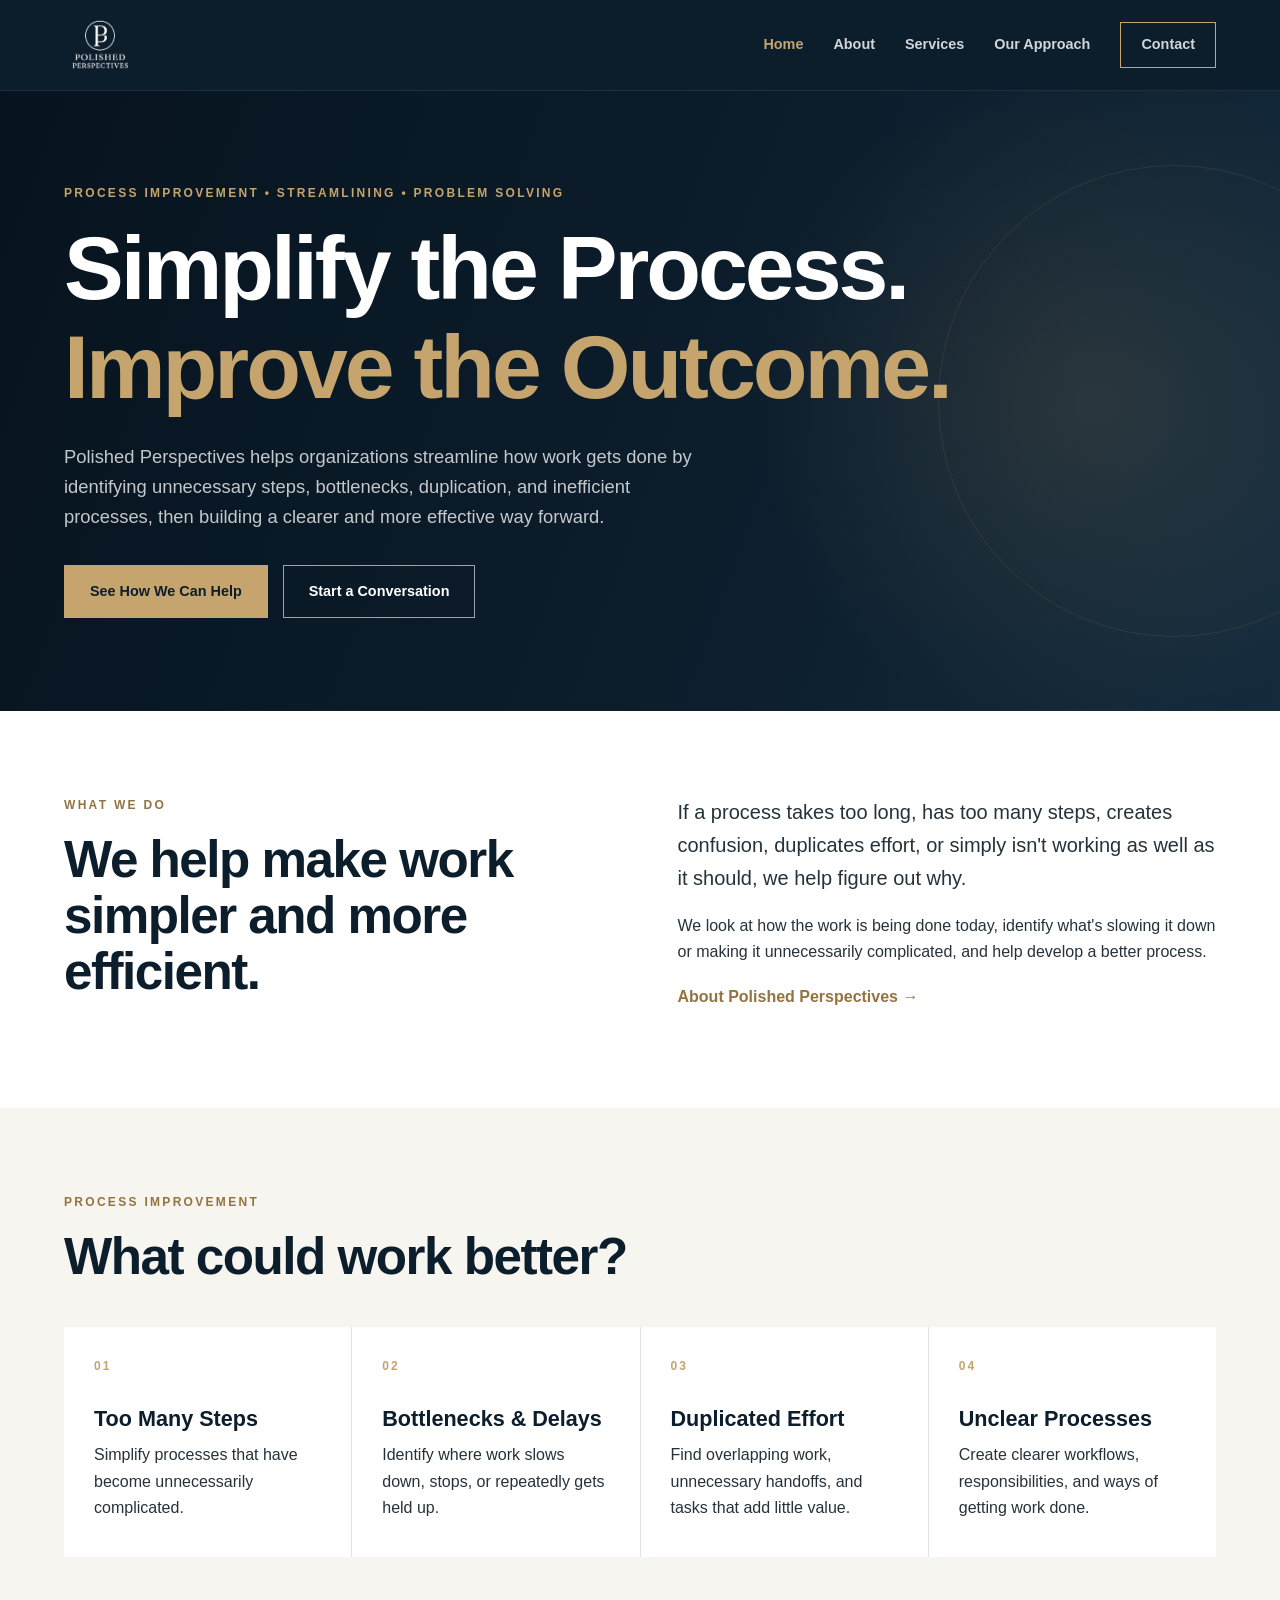
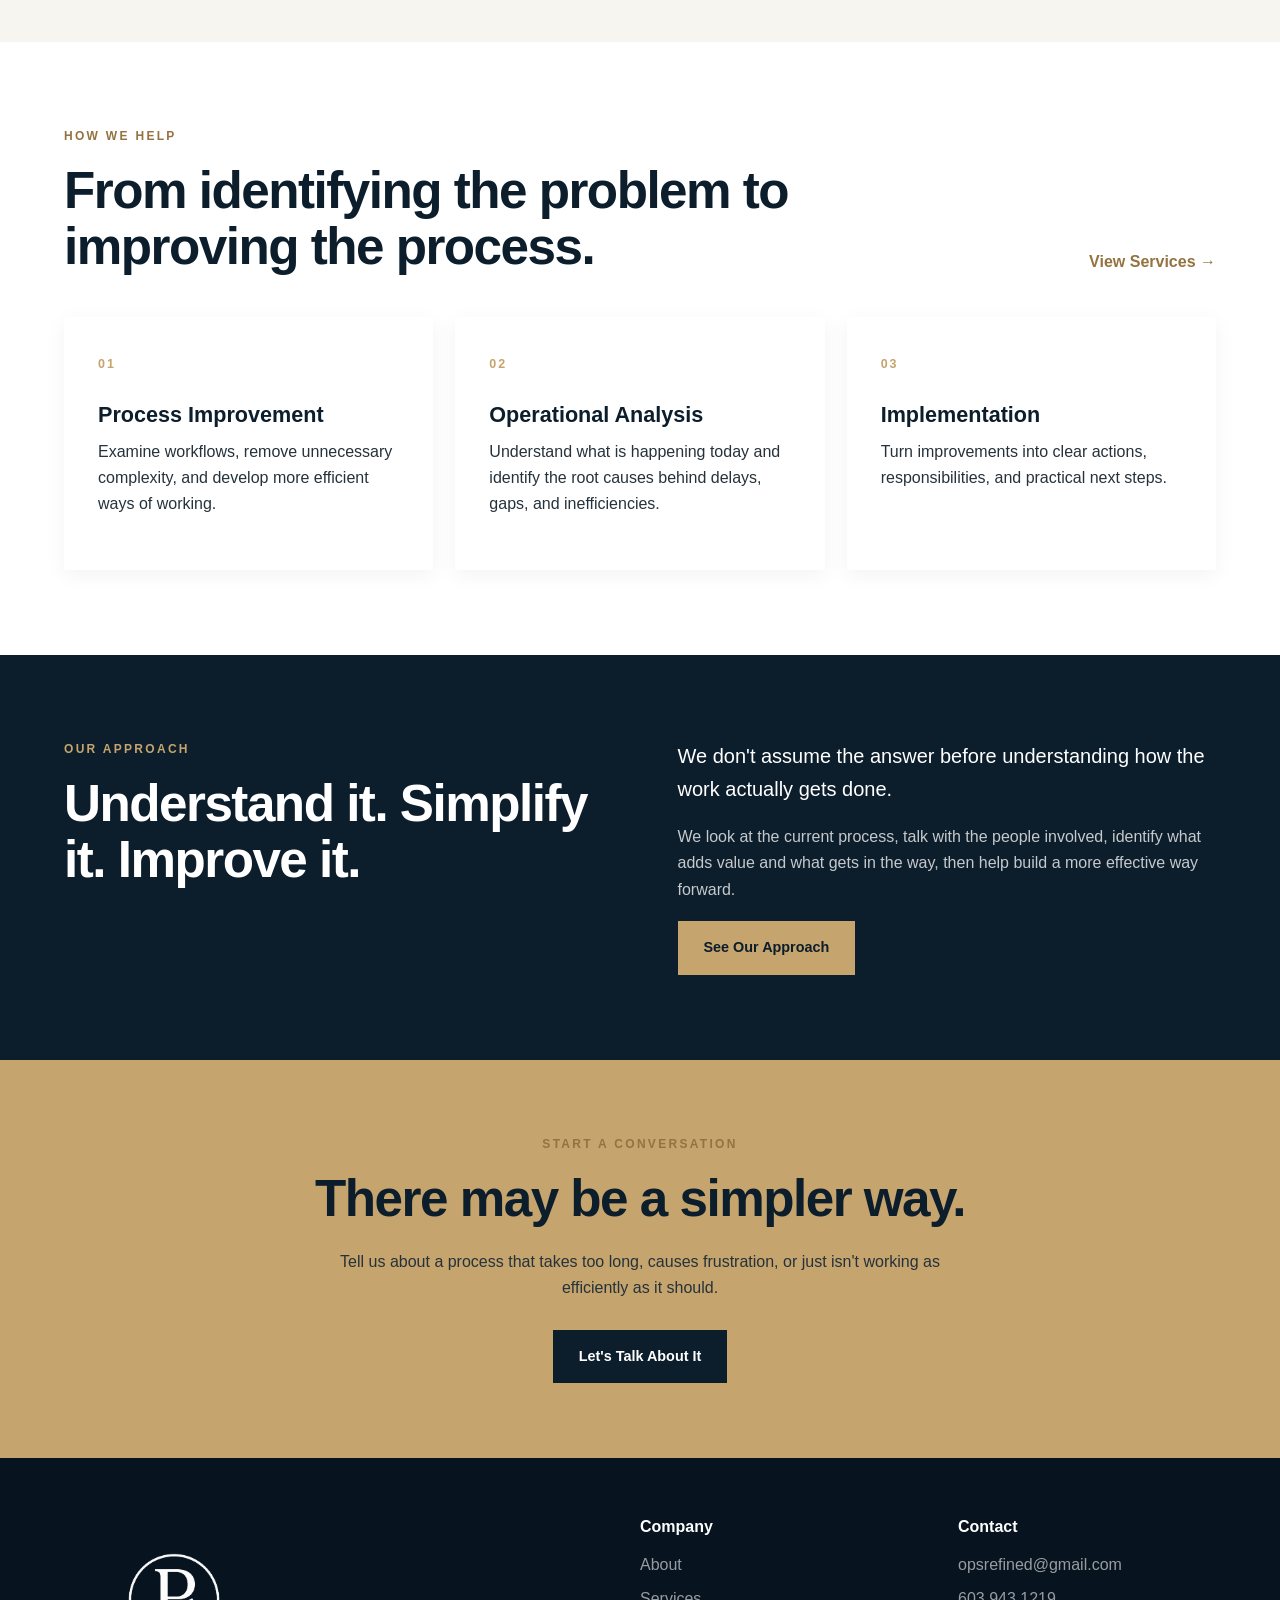
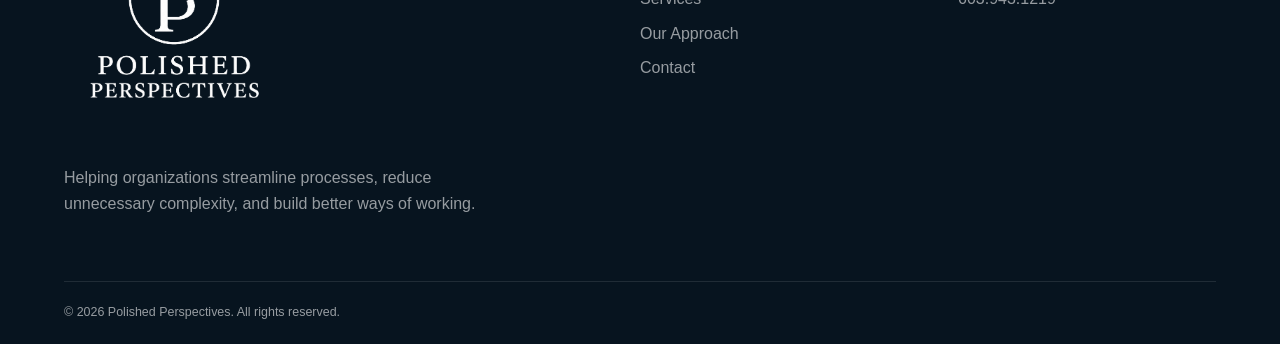
<file: index.html>
<!DOCTYPE html>
<html lang="en">
<head>
    <meta charset="UTF-8">
    <meta name="viewport" content="width=device-width, initial-scale=1.0">

    <title>Polished Perspectives | Process Improvement & Business Consulting</title>

    <meta
        name="description"
        content="Polished Perspectives helps organizations streamline processes, eliminate unnecessary steps, improve efficiency, and build better ways of working."
    >

    <link rel="icon" type="image/png" sizes="32x32" href="images/polished-icon-32.png">
    <link rel="icon" type="image/png" sizes="192x192" href="images/polished-icon-192.png">
    <link rel="apple-touch-icon" href="images/polished-icon-192.png">

    <link rel="stylesheet" href="css/style.css">
</head>

<body>

<header class="site-header">
    <div class="container nav-container">

        <a href="index.html" class="logo" aria-label="Polished Perspectives Home">
            <img
                src="images/polished-perspectives-logo-white-transparent.png"
                alt="Polished Perspectives"
                class="header-logo"
            >
        </a>

        <button
            class="menu-toggle"
            aria-label="Open navigation menu"
            aria-expanded="false"
        >
            ☰
        </button>

        <nav class="main-nav" aria-label="Main navigation">
            <a href="index.html" class="active">Home</a>
            <a href="about.html">About</a>
            <a href="services.html">Services</a>
            <a href="approach.html">Our Approach</a>
            <a href="contact.html" class="nav-button">Contact</a>
        </nav>

    </div>
</header>


<main>

    <!-- HERO -->

    <section class="hero">
        <div class="container hero-content">

            <p class="eyebrow">
                PROCESS IMPROVEMENT • STREAMLINING • PROBLEM SOLVING
            </p>

            <h1>
                Simplify the Process.
                <span>Improve the Outcome.</span>
            </h1>

            <p class="hero-text">
                Polished Perspectives helps organizations streamline
                how work gets done by identifying unnecessary steps,
                bottlenecks, duplication, and inefficient processes,
                then building a clearer and more effective way forward.
            </p>

            <div class="hero-buttons">
                <a href="services.html" class="button button-gold">
                    See How We Can Help
                </a>

                <a href="contact.html" class="button button-outline">
                    Start a Conversation
                </a>
            </div>

        </div>
    </section>


    <!-- SIMPLE EXPLANATION -->

    <section class="section">
        <div class="container split">

            <div>
                <p class="eyebrow dark">WHAT WE DO</p>

                <h2>
                    We help make work simpler and more efficient.
                </h2>
            </div>

            <div>
                <p class="lead">
                    If a process takes too long, has too many steps,
                    creates confusion, duplicates effort, or simply
                    isn't working as well as it should, we help
                    figure out why.
                </p>

                <p>
                    We look at how the work is being done today,
                    identify what's slowing it down or making it
                    unnecessarily complicated, and help develop
                    a better process.
                </p>

                <a href="about.html" class="text-link">
                    About Polished Perspectives →
                </a>
            </div>

        </div>
    </section>


    <!-- WHAT PROCESS IMPROVEMENT LOOKS LIKE -->

    <section class="section section-light">
        <div class="container">

            <div class="section-heading">
                <div>
                    <p class="eyebrow dark">PROCESS IMPROVEMENT</p>

                    <h2>
                        What could work better?
                    </h2>
                </div>
            </div>


            <div class="service-summary-grid">

                <article class="service-summary">
                    <span>01</span>

                    <h3>Too Many Steps</h3>

                    <p>
                        Simplify processes that have become
                        unnecessarily complicated.
                    </p>
                </article>


                <article class="service-summary">
                    <span>02</span>

                    <h3>Bottlenecks & Delays</h3>

                    <p>
                        Identify where work slows down, stops,
                        or repeatedly gets held up.
                    </p>
                </article>


                <article class="service-summary">
                    <span>03</span>

                    <h3>Duplicated Effort</h3>

                    <p>
                        Find overlapping work, unnecessary handoffs,
                        and tasks that add little value.
                    </p>
                </article>


                <article class="service-summary">
                    <span>04</span>

                    <h3>Unclear Processes</h3>

                    <p>
                        Create clearer workflows, responsibilities,
                        and ways of getting work done.
                    </p>
                </article>

            </div>

        </div>
    </section>


    <!-- SERVICES -->

    <section class="section">
        <div class="container">

            <div class="section-heading">

                <div>
                    <p class="eyebrow dark">HOW WE HELP</p>

                    <h2>
                        From identifying the problem to improving the process.
                    </h2>
                </div>

                <a href="services.html" class="text-link">
                    View Services →
                </a>

            </div>


            <div class="card-grid">

                <article class="service-card">
                    <p class="card-number">01</p>

                    <h3>Process Improvement</h3>

                    <p>
                        Examine workflows, remove unnecessary
                        complexity, and develop more efficient
                        ways of working.
                    </p>
                </article>


                <article class="service-card">
                    <p class="card-number">02</p>

                    <h3>Operational Analysis</h3>

                    <p>
                        Understand what is happening today and
                        identify the root causes behind delays,
                        gaps, and inefficiencies.
                    </p>
                </article>


                <article class="service-card">
                    <p class="card-number">03</p>

                    <h3>Implementation</h3>

                    <p>
                        Turn improvements into clear actions,
                        responsibilities, and practical next steps.
                    </p>
                </article>

            </div>

        </div>
    </section>


    <!-- APPROACH -->

    <section class="section dark-section">
        <div class="container split">

            <div>
                <p class="eyebrow">OUR APPROACH</p>

                <h2>
                    Understand it.
                    Simplify it.
                    Improve it.
                </h2>
            </div>

            <div>
                <p class="large-text">
                    We don't assume the answer before understanding
                    how the work actually gets done.
                </p>

                <p>
                    We look at the current process, talk with the
                    people involved, identify what adds value and
                    what gets in the way, then help build a more
                    effective way forward.
                </p>

                <a href="approach.html" class="button button-gold">
                    See Our Approach
                </a>
            </div>

        </div>
    </section>


    <!-- CTA -->

    <section class="cta">
        <div class="container center">

            <p class="eyebrow dark">START A CONVERSATION</p>

            <h2>
                There may be a simpler way.
            </h2>

            <p>
                Tell us about a process that takes too long,
                causes frustration, or just isn't working as
                efficiently as it should.
            </p>

            <a href="contact.html" class="button button-dark">
                Let's Talk About It
            </a>

        </div>
    </section>

</main>


<footer class="footer">

    <div class="container footer-grid">

        <div>
            <a href="index.html" class="footer-logo" aria-label="Polished Perspectives Home">
                <img
                    src="images/polished-perspectives-logo-white-transparent.png"
                    alt="Polished Perspectives"
                >
            </a>

            <p>
                Helping organizations streamline processes,
                reduce unnecessary complexity, and build better
                ways of working.
            </p>
        </div>

        <div>
            <h4>Company</h4>
            <a href="about.html">About</a>
            <a href="services.html">Services</a>
            <a href="approach.html">Our Approach</a>
            <a href="contact.html">Contact</a>
        </div>

        <div>
            <h4>Contact</h4>
            <a href="mailto:opsrefined@gmail.com">opsrefined@gmail.com</a>
            <a href="tel:+16039431219">603.943.1219</a>
        </div>

    </div>

    <div class="container footer-bottom">
        © <span id="year"></span> Polished Perspectives. All rights reserved.
    </div>

</footer>

<script src="js/main.js"></script>

</body>
</html>
</file>
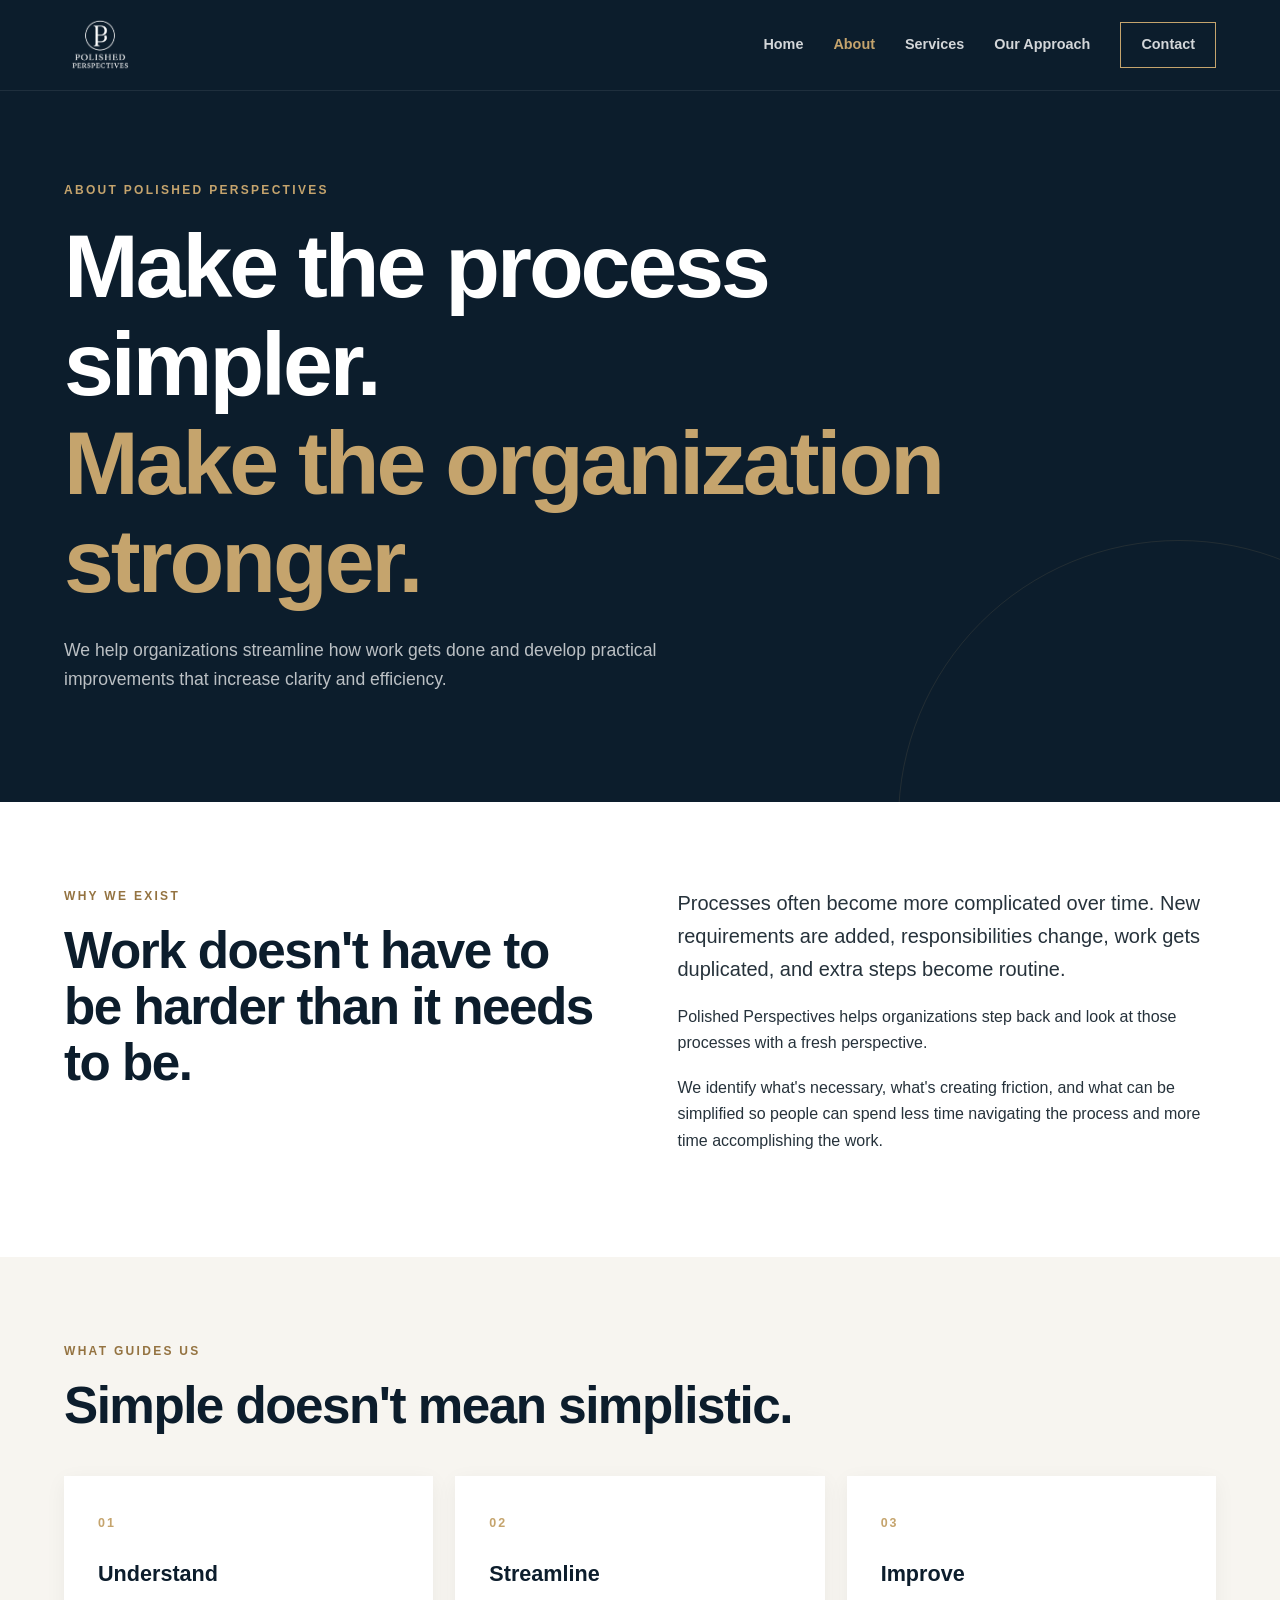
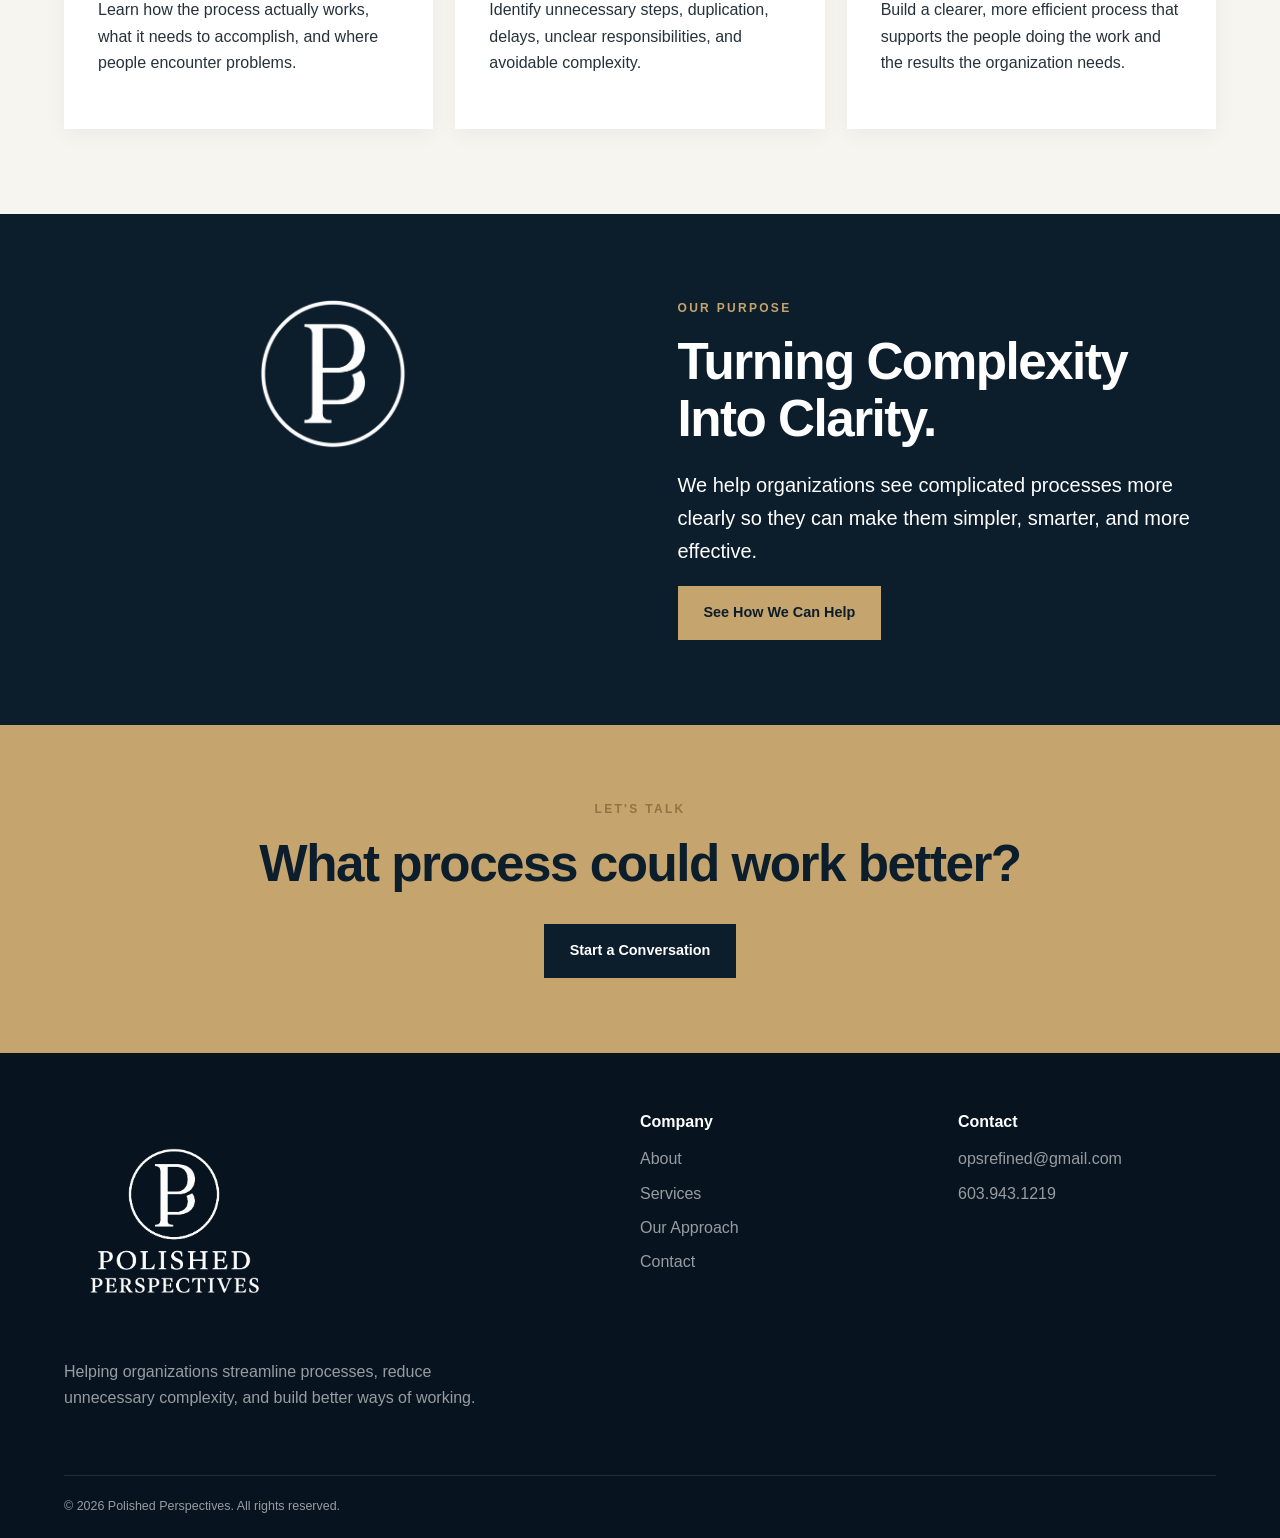
<file: about.html>
<!DOCTYPE html>
<html lang="en">
<head>
    <meta charset="UTF-8">
    <meta name="viewport" content="width=device-width, initial-scale=1.0">

    <title>About | Polished Perspectives</title>

    <meta
        name="description"
        content="Polished Perspectives helps organizations streamline processes, eliminate unnecessary complexity, improve efficiency, and develop better ways of working."
    >

    <link rel="icon" type="image/png" sizes="32x32" href="images/polished-icon-32.png">
    <link rel="icon" type="image/png" sizes="192x192" href="images/polished-icon-192.png">
    <link rel="apple-touch-icon" href="images/polished-icon-192.png">

    <link rel="stylesheet" href="css/style.css">
</head>

<body>

<header class="site-header">
    <div class="container nav-container">

        <a href="index.html" class="logo" aria-label="Polished Perspectives Home">
            <img
                src="images/polished-perspectives-logo-white-transparent.png"
                alt="Polished Perspectives"
                class="header-logo"
            >
        </a>

        <button
            class="menu-toggle"
            aria-label="Open navigation menu"
            aria-expanded="false"
        >
            ☰
        </button>

        <nav class="main-nav" aria-label="Main navigation">
            <a href="index.html">Home</a>
            <a href="about.html" class="active">About</a>
            <a href="services.html">Services</a>
            <a href="approach.html">Our Approach</a>
            <a href="contact.html" class="nav-button">Contact</a>
        </nav>

    </div>
</header>


<main>

    <section class="page-hero compact-hero">
        <div class="container">

            <p class="eyebrow">ABOUT POLISHED PERSPECTIVES</p>

            <h1>
                Make the process simpler.
                <span>Make the organization stronger.</span>
            </h1>

            <p>
                We help organizations streamline how work gets
                done and develop practical improvements that
                increase clarity and efficiency.
            </p>

        </div>
    </section>


    <section class="section">
        <div class="container split">

            <div>
                <p class="eyebrow dark">WHY WE EXIST</p>

                <h2>
                    Work doesn't have to be harder than it needs to be.
                </h2>
            </div>

            <div>
                <p class="lead">
                    Processes often become more complicated over time.
                    New requirements are added, responsibilities change,
                    work gets duplicated, and extra steps become routine.
                </p>

                <p>
                    Polished Perspectives helps organizations step back
                    and look at those processes with a fresh perspective.
                </p>

                <p>
                    We identify what's necessary, what's creating
                    friction, and what can be simplified so people
                    can spend less time navigating the process and
                    more time accomplishing the work.
                </p>
            </div>

        </div>
    </section>


    <section class="section section-light">
        <div class="container">

            <div class="section-heading">
                <div>
                    <p class="eyebrow dark">WHAT GUIDES US</p>

                    <h2>
                        Simple doesn't mean simplistic.
                    </h2>
                </div>
            </div>


            <div class="card-grid">

                <article class="service-card">
                    <p class="card-number">01</p>

                    <h3>Understand</h3>

                    <p>
                        Learn how the process actually works,
                        what it needs to accomplish, and where
                        people encounter problems.
                    </p>
                </article>


                <article class="service-card">
                    <p class="card-number">02</p>

                    <h3>Streamline</h3>

                    <p>
                        Identify unnecessary steps, duplication,
                        delays, unclear responsibilities, and
                        avoidable complexity.
                    </p>
                </article>


                <article class="service-card">
                    <p class="card-number">03</p>

                    <h3>Improve</h3>

                    <p>
                        Build a clearer, more efficient process
                        that supports the people doing the work
                        and the results the organization needs.
                    </p>
                </article>

            </div>

        </div>
    </section>


    <section class="section dark-section">
        <div class="container split">

            <div class="brand-mark-column">
                <img
                    src="images/polished-perspectives-mark-white-transparent.png"
                    alt=""
                    class="section-mark"
                >
            </div>

            <div>
                <p class="eyebrow">OUR PURPOSE</p>

                <h2>
                    Turning Complexity Into Clarity.
                </h2>

                <p class="large-text">
                    We help organizations see complicated processes
                    more clearly so they can make them simpler,
                    smarter, and more effective.
                </p>

                <a href="services.html" class="button button-gold">
                    See How We Can Help
                </a>
            </div>

        </div>
    </section>


    <section class="cta">
        <div class="container center">

            <p class="eyebrow dark">LET'S TALK</p>

            <h2>
                What process could work better?
            </h2>

            <a href="contact.html" class="button button-dark">
                Start a Conversation
            </a>

        </div>
    </section>

</main>


<footer class="footer">

    <div class="container footer-grid">

        <div>
            <a href="index.html" class="footer-logo" aria-label="Polished Perspectives Home">
                <img
                    src="images/polished-perspectives-logo-white-transparent.png"
                    alt="Polished Perspectives"
                >
            </a>

            <p>
                Helping organizations streamline processes,
                reduce unnecessary complexity, and build better
                ways of working.
            </p>
        </div>

        <div>
            <h4>Company</h4>
            <a href="about.html">About</a>
            <a href="services.html">Services</a>
            <a href="approach.html">Our Approach</a>
            <a href="contact.html">Contact</a>
        </div>

        <div>
            <h4>Contact</h4>
            <a href="mailto:opsrefined@gmail.com">opsrefined@gmail.com</a>
            <a href="tel:+16039431219">603.943.1219</a>
        </div>

    </div>

    <div class="container footer-bottom">
        © <span id="year"></span> Polished Perspectives. All rights reserved.
    </div>

</footer>

<script src="js/main.js"></script>

</body>
</html>
</file>
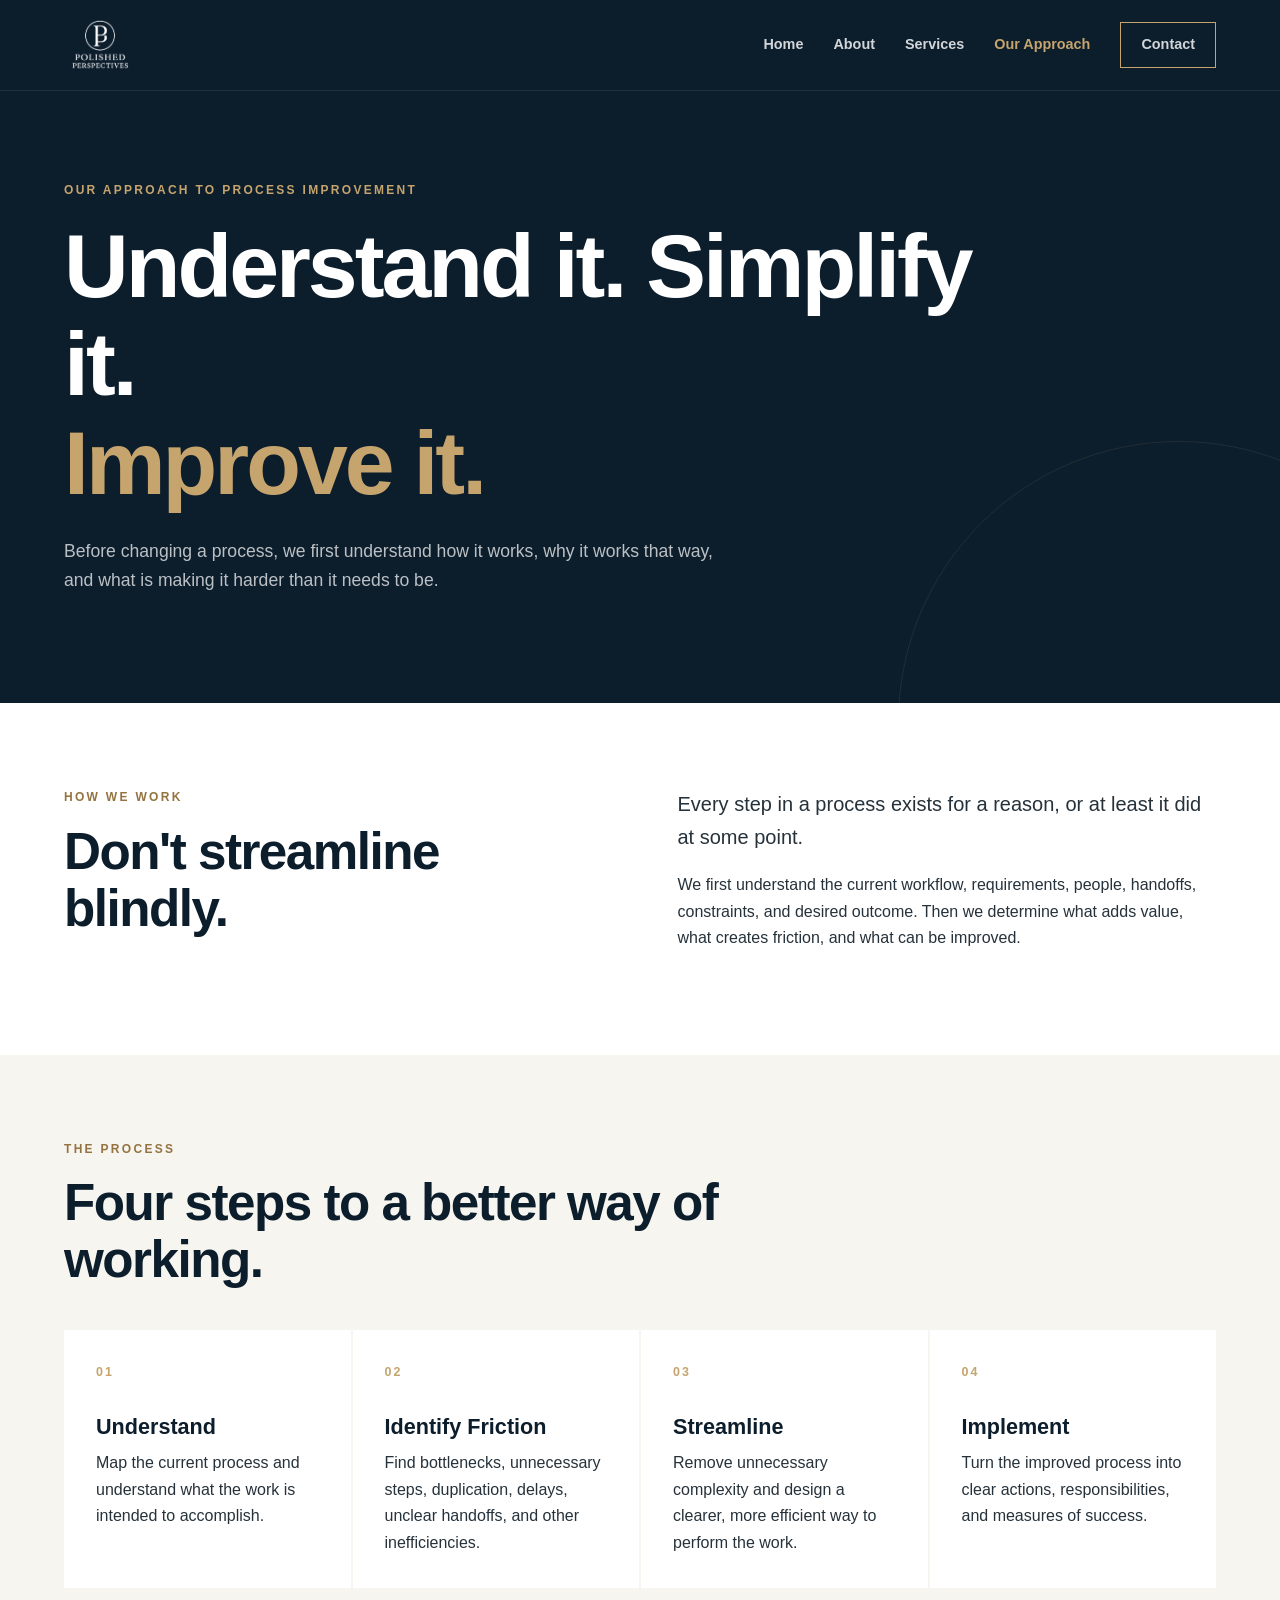
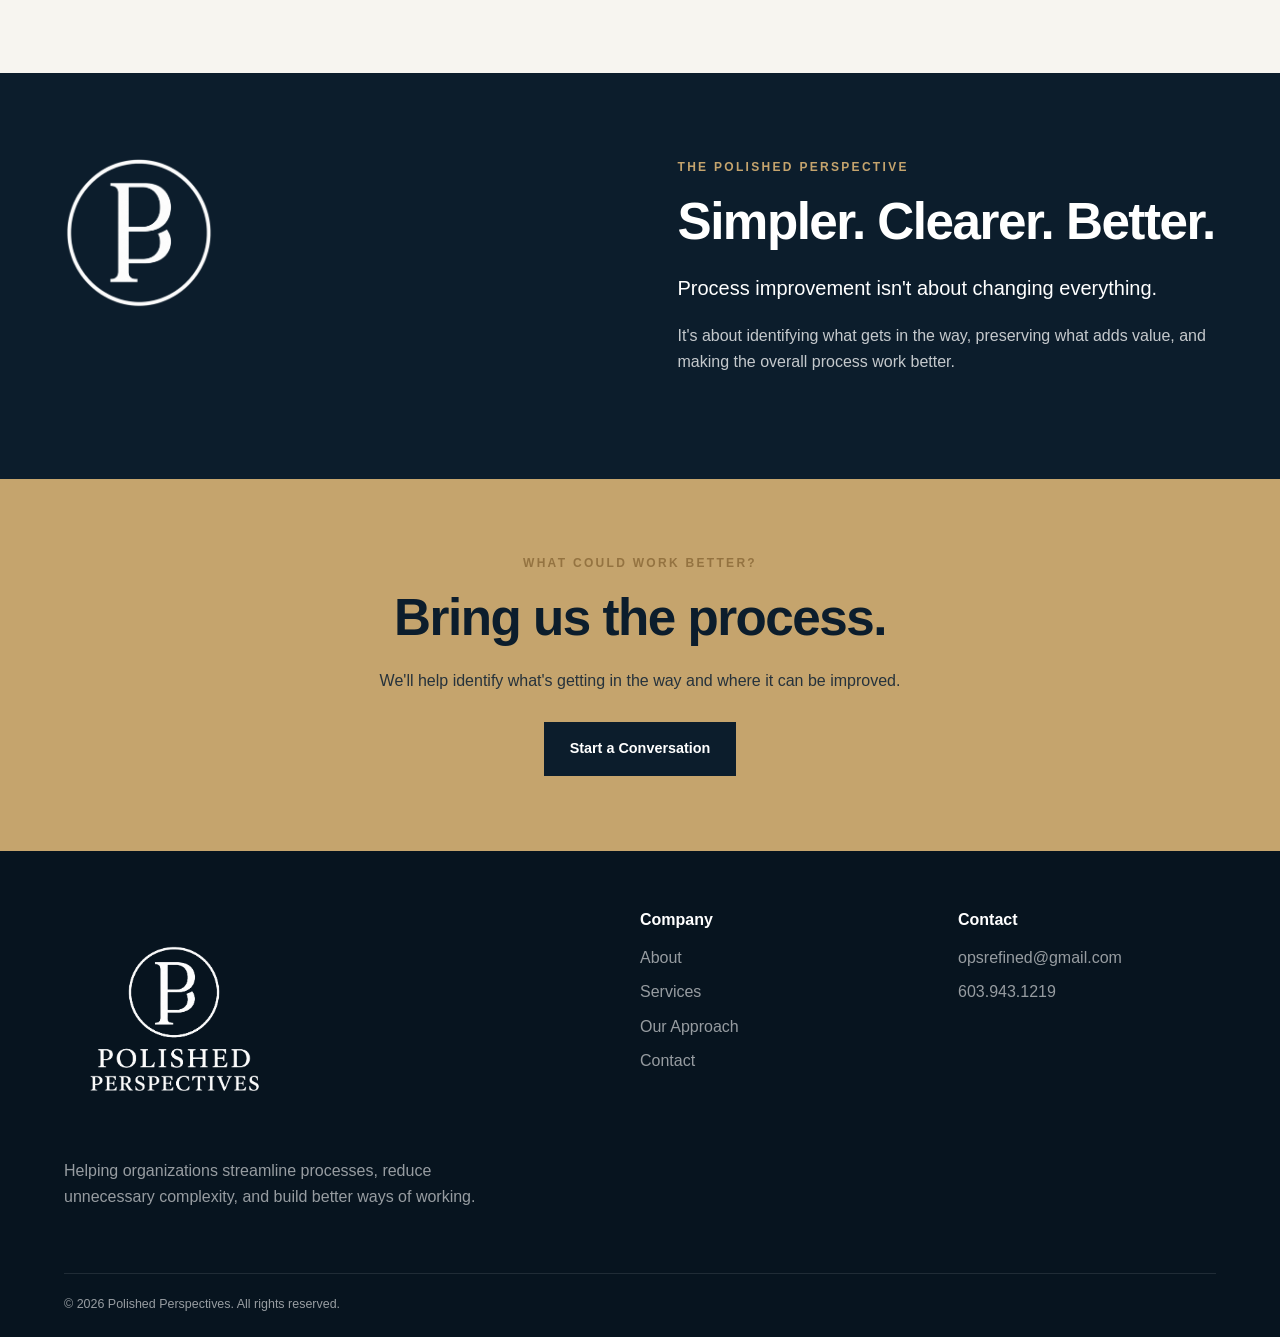
<file: approach.html>
<!DOCTYPE html>
<html lang="en">
<head>
    <meta charset="UTF-8">
    <meta name="viewport" content="width=device-width, initial-scale=1.0">

    <title>Our Approach | Polished Perspectives</title>

    <meta
        name="description"
        content="Polished Perspectives uses a practical process improvement approach to understand existing workflows, identify inefficiencies, streamline processes, and implement better ways of working."
    >

    <link rel="icon" type="image/png" sizes="32x32" href="images/polished-icon-32.png">
    <link rel="icon" type="image/png" sizes="192x192" href="images/polished-icon-192.png">
    <link rel="apple-touch-icon" href="images/polished-icon-192.png">

    <link rel="stylesheet" href="css/style.css">
</head>

<body>

<header class="site-header">
    <div class="container nav-container">

        <a href="index.html" class="logo" aria-label="Polished Perspectives Home">
            <img
                src="images/polished-perspectives-logo-white-transparent.png"
                alt="Polished Perspectives"
                class="header-logo"
            >
        </a>

        <button
            class="menu-toggle"
            aria-label="Open navigation menu"
            aria-expanded="false"
        >
            ☰
        </button>

        <nav class="main-nav" aria-label="Main navigation">
            <a href="index.html">Home</a>
            <a href="about.html">About</a>
            <a href="services.html">Services</a>
            <a href="approach.html" class="active">Our Approach</a>
            <a href="contact.html" class="nav-button">Contact</a>
        </nav>

    </div>
</header>


<main>

    <section class="page-hero compact-hero">
        <div class="container">

            <p class="eyebrow">OUR APPROACH TO PROCESS IMPROVEMENT</p>

            <h1>
                Understand it.
                Simplify it.
                <span>Improve it.</span>
            </h1>

            <p>
                Before changing a process, we first understand
                how it works, why it works that way, and what
                is making it harder than it needs to be.
            </p>

        </div>
    </section>


    <section class="section">
        <div class="container split">

            <div>
                <p class="eyebrow dark">HOW WE WORK</p>

                <h2>
                    Don't streamline blindly.
                </h2>
            </div>

            <div>
                <p class="lead">
                    Every step in a process exists for a reason,
                    or at least it did at some point.
                </p>

                <p>
                    We first understand the current workflow,
                    requirements, people, handoffs, constraints,
                    and desired outcome. Then we determine what
                    adds value, what creates friction, and what
                    can be improved.
                </p>
            </div>

        </div>
    </section>


    <section class="section section-light">
        <div class="container">

            <div class="section-heading">
                <div>
                    <p class="eyebrow dark">THE PROCESS</p>

                    <h2>
                        Four steps to a better way of working.
                    </h2>
                </div>
            </div>


            <div class="four-step-grid">

                <article class="process-step">
                    <span>01</span>

                    <h3>Understand</h3>

                    <p>
                        Map the current process and understand
                        what the work is intended to accomplish.
                    </p>
                </article>


                <article class="process-step">
                    <span>02</span>

                    <h3>Identify Friction</h3>

                    <p>
                        Find bottlenecks, unnecessary steps,
                        duplication, delays, unclear handoffs,
                        and other inefficiencies.
                    </p>
                </article>


                <article class="process-step">
                    <span>03</span>

                    <h3>Streamline</h3>

                    <p>
                        Remove unnecessary complexity and design
                        a clearer, more efficient way to perform
                        the work.
                    </p>
                </article>


                <article class="process-step">
                    <span>04</span>

                    <h3>Implement</h3>

                    <p>
                        Turn the improved process into clear actions,
                        responsibilities, and measures of success.
                    </p>
                </article>

            </div>

        </div>
    </section>


    <section class="section dark-section">
        <div class="container split">

            <div>
                <img
                    src="images/polished-perspectives-mark-white-transparent.png"
                    alt=""
                    class="section-mark"
                >
            </div>

            <div>
                <p class="eyebrow">THE POLISHED PERSPECTIVE</p>

                <h2>
                    Simpler. Clearer. Better.
                </h2>

                <p class="large-text">
                    Process improvement isn't about changing
                    everything.
                </p>

                <p>
                    It's about identifying what gets in the way,
                    preserving what adds value, and making the
                    overall process work better.
                </p>
            </div>

        </div>
    </section>


    <section class="cta">
        <div class="container center">

            <p class="eyebrow dark">WHAT COULD WORK BETTER?</p>

            <h2>
                Bring us the process.
            </h2>

            <p>
                We'll help identify what's getting in the way
                and where it can be improved.
            </p>

            <a href="contact.html" class="button button-dark">
                Start a Conversation
            </a>

        </div>
    </section>

</main>


<footer class="footer">

    <div class="container footer-grid">

        <div>
            <a href="index.html" class="footer-logo" aria-label="Polished Perspectives Home">
                <img
                    src="images/polished-perspectives-logo-white-transparent.png"
                    alt="Polished Perspectives"
                >
            </a>

            <p>
                Helping organizations streamline processes,
                reduce unnecessary complexity, and build better
                ways of working.
            </p>
        </div>

        <div>
            <h4>Company</h4>
            <a href="about.html">About</a>
            <a href="services.html">Services</a>
            <a href="approach.html">Our Approach</a>
            <a href="contact.html">Contact</a>
        </div>

        <div>
            <h4>Contact</h4>
            <a href="mailto:opsrefined@gmail.com">opsrefined@gmail.com</a>
            <a href="tel:+16039431219">603.943.1219</a>
        </div>

    </div>

    <div class="container footer-bottom">
        © <span id="year"></span> Polished Perspectives. All rights reserved.
    </div>

</footer>

<script src="js/main.js"></script>

</body>
</html>
</file>
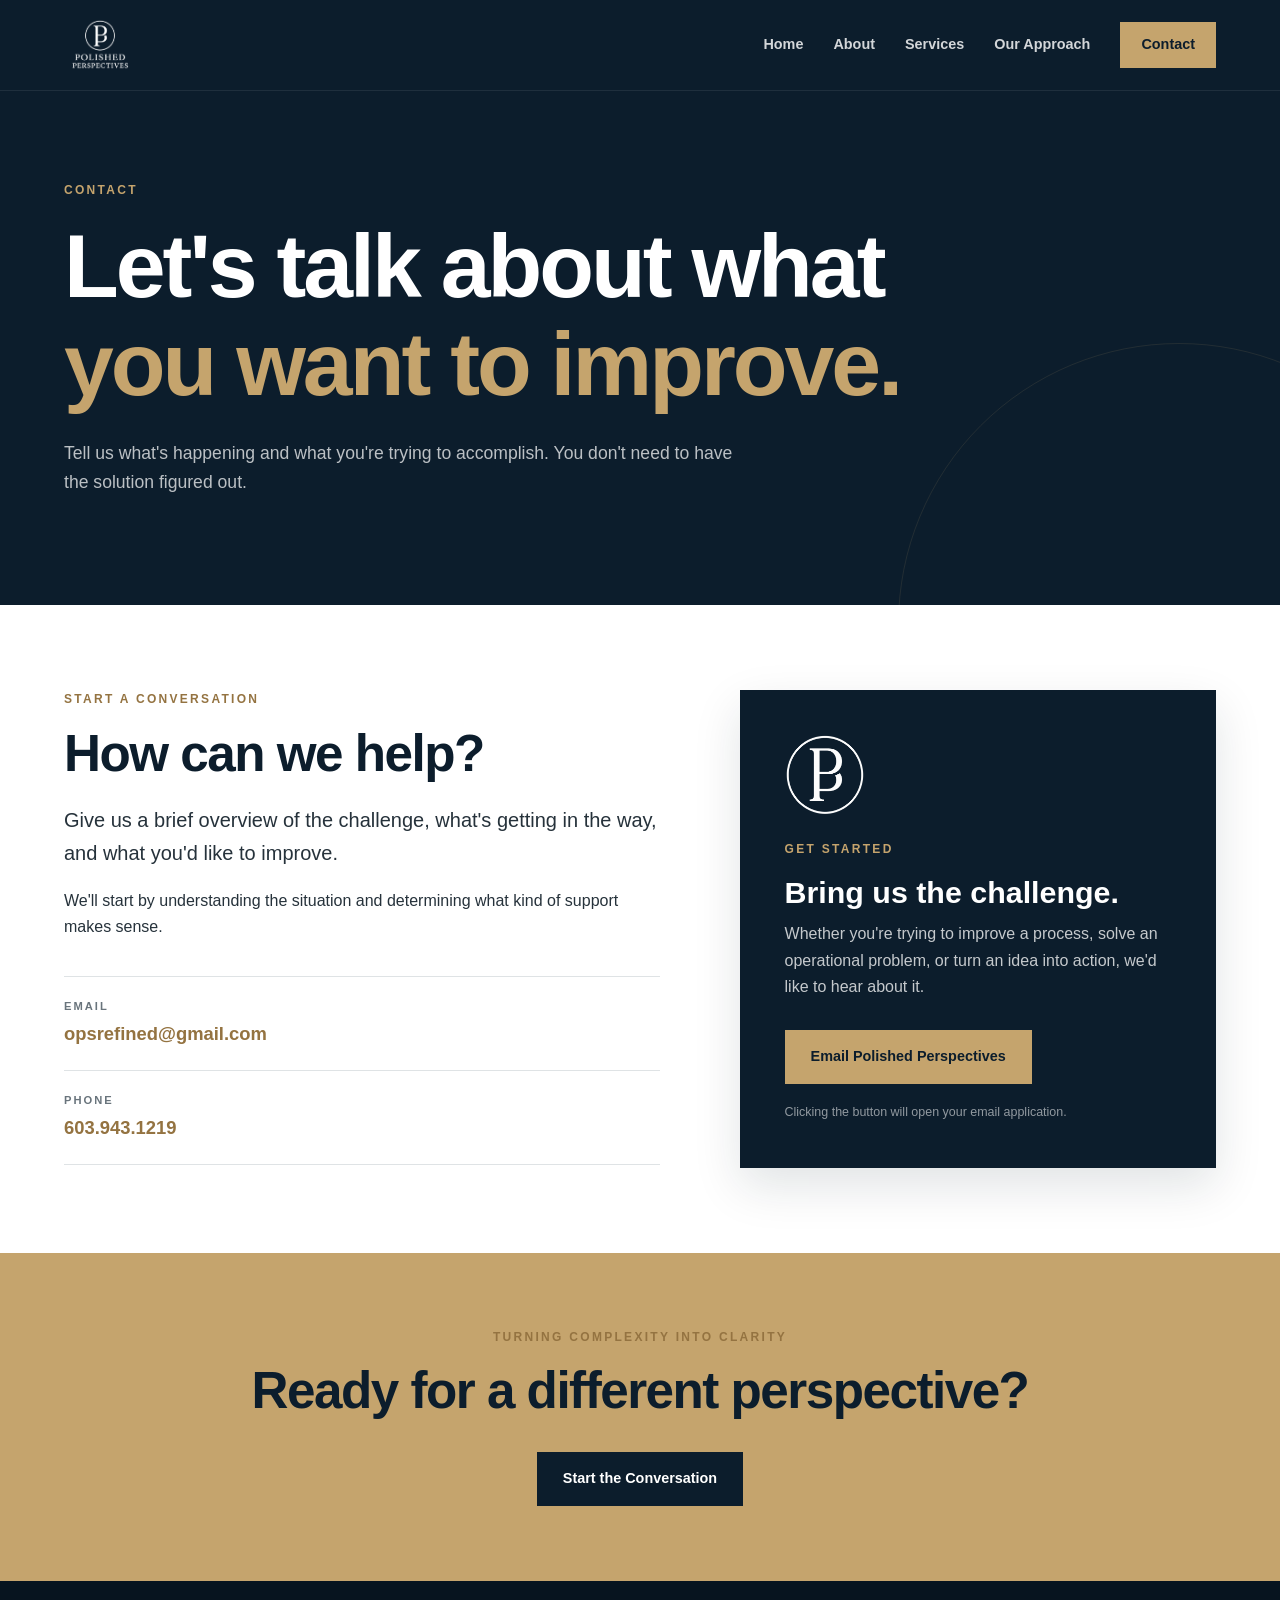
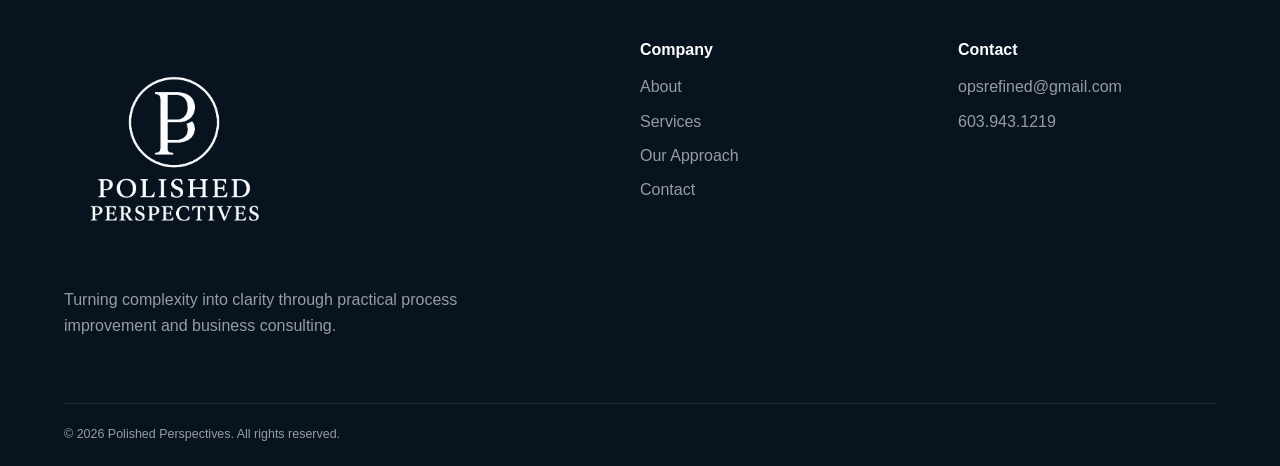
<file: contact.html>
<!DOCTYPE html>
<html lang="en">
<head>
    <meta charset="UTF-8">
    <meta name="viewport" content="width=device-width, initial-scale=1.0">

    <title>Contact | Polished Perspectives</title>

    <meta
        name="description"
        content="Contact Polished Perspectives to discuss process improvement, operational analysis, strategy, implementation, or another organizational challenge."
    >

    <link rel="icon" type="image/png" sizes="32x32" href="images/polished-icon-32.png">
    <link rel="icon" type="image/png" sizes="192x192" href="images/polished-icon-192.png">
    <link rel="apple-touch-icon" href="images/polished-icon-192.png">

    <link rel="stylesheet" href="css/style.css">
</head>

<body>

<header class="site-header">
    <div class="container nav-container">

        <a href="index.html" class="logo" aria-label="Polished Perspectives Home">
            <img
                src="images/polished-perspectives-logo-white-transparent.png"
                alt="Polished Perspectives"
                class="header-logo"
            >
        </a>

        <button
            class="menu-toggle"
            aria-label="Open navigation menu"
            aria-expanded="false"
        >
            ☰
        </button>

        <nav class="main-nav" aria-label="Main navigation">
            <a href="index.html">Home</a>
            <a href="about.html">About</a>
            <a href="services.html">Services</a>
            <a href="approach.html">Our Approach</a>
            <a href="contact.html" class="nav-button active">Contact</a>
        </nav>

    </div>
</header>


<main>

    <!-- HERO -->

    <section class="page-hero compact-hero">
        <div class="container">

            <p class="eyebrow">CONTACT</p>

            <h1>
                Let's talk about what
                <span>you want to improve.</span>
            </h1>

            <p>
                Tell us what's happening and what you're trying
                to accomplish. You don't need to have the solution
                figured out.
            </p>

        </div>
    </section>


    <!-- CONTACT -->

    <section class="section">
        <div class="container contact-grid">

            <div>

                <p class="eyebrow dark">START A CONVERSATION</p>

                <h2>
                    How can we help?
                </h2>

                <p class="lead">
                    Give us a brief overview of the challenge,
                    what's getting in the way, and what you'd
                    like to improve.
                </p>

                <p>
                    We'll start by understanding the situation and
                    determining what kind of support makes sense.
                </p>


                <div class="contact-info">

                    <div class="contact-method">
                        <p class="contact-label">EMAIL</p>

                        <a href="mailto:opsrefined@gmail.com">
                            opsrefined@gmail.com
                        </a>
                    </div>

                    <div class="contact-method">
                        <p class="contact-label">PHONE</p>

                        <a href="tel:+16039431219">
                            603.943.1219
                        </a>
                    </div>

                </div>

            </div>


            <div class="contact-box">

                <img
                    src="images/polished-perspectives-mark-white-transparent.png"
                    alt=""
                    class="contact-mark"
                >

                <p class="eyebrow">GET STARTED</p>

                <h3>
                    Bring us the challenge.
                </h3>

                <p>
                    Whether you're trying to improve a process,
                    solve an operational problem, or turn an idea
                    into action, we'd like to hear about it.
                </p>

                <a
                    href="mailto:opsrefined@gmail.com?subject=Polished%20Perspectives%20Consultation%20Request"
                    class="button button-gold"
                >
                    Email Polished Perspectives
                </a>

                <p class="small-text">
                    Clicking the button will open your email application.
                </p>

            </div>

        </div>
    </section>


    <!-- CTA -->

    <section class="cta">
        <div class="container center">

            <p class="eyebrow dark">
                TURNING COMPLEXITY INTO CLARITY
            </p>

            <h2>
                Ready for a different perspective?
            </h2>

            <a
                href="mailto:opsrefined@gmail.com?subject=Polished%20Perspectives%20Consultation%20Request"
                class="button button-dark"
            >
                Start the Conversation
            </a>

        </div>
    </section>

</main>


<footer class="footer">

    <div class="container footer-grid">

        <div>
            <a href="index.html" class="footer-logo" aria-label="Polished Perspectives Home">
                <img
                    src="images/polished-perspectives-logo-white-transparent.png"
                    alt="Polished Perspectives"
                >
            </a>

            <p>
                Turning complexity into clarity through practical
                process improvement and business consulting.
            </p>
        </div>

        <div>
            <h4>Company</h4>
            <a href="about.html">About</a>
            <a href="services.html">Services</a>
            <a href="approach.html">Our Approach</a>
            <a href="contact.html">Contact</a>
        </div>

        <div>
            <h4>Contact</h4>
            <a href="mailto:opsrefined@gmail.com">opsrefined@gmail.com</a>
            <a href="tel:+16039431219">603.943.1219</a>
        </div>

    </div>

    <div class="container footer-bottom">
        © <span id="year"></span> Polished Perspectives. All rights reserved.
    </div>

</footer>

<script src="js/main.js"></script>

</body>
</html>
</file>
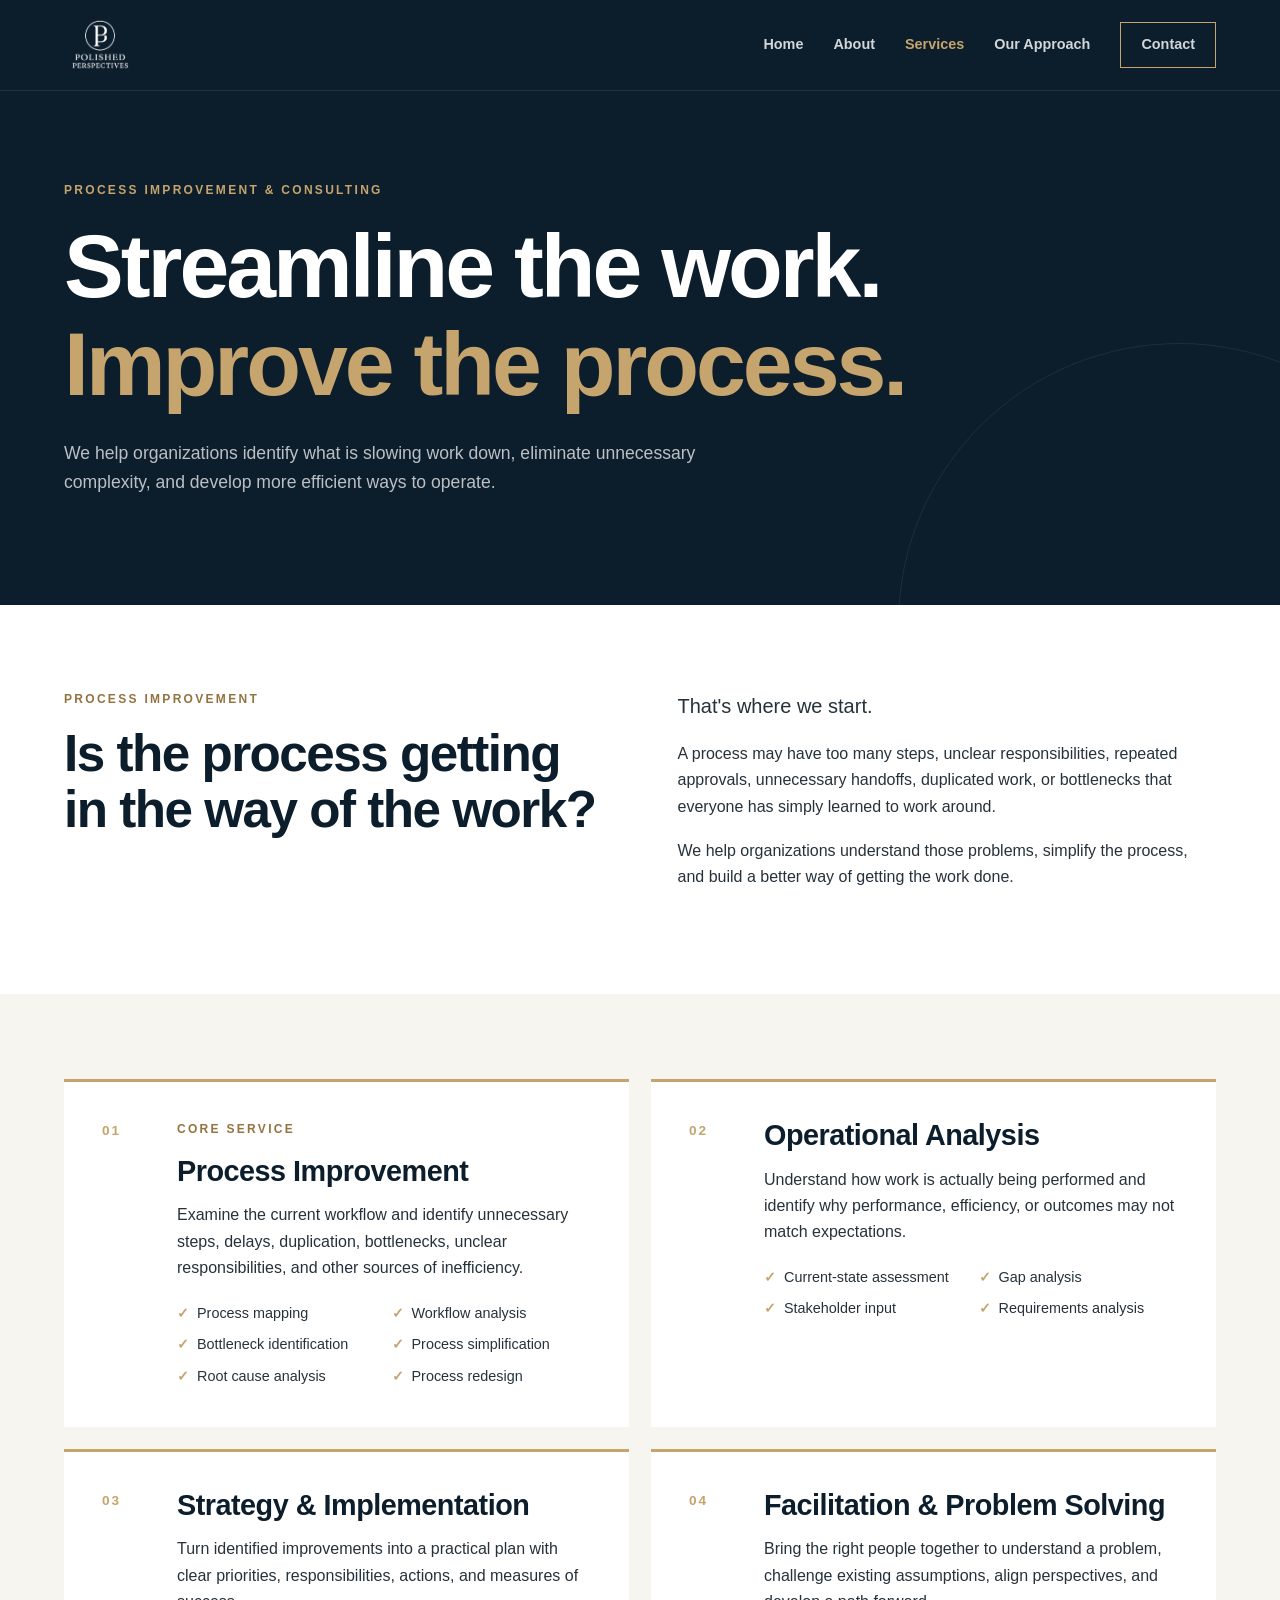
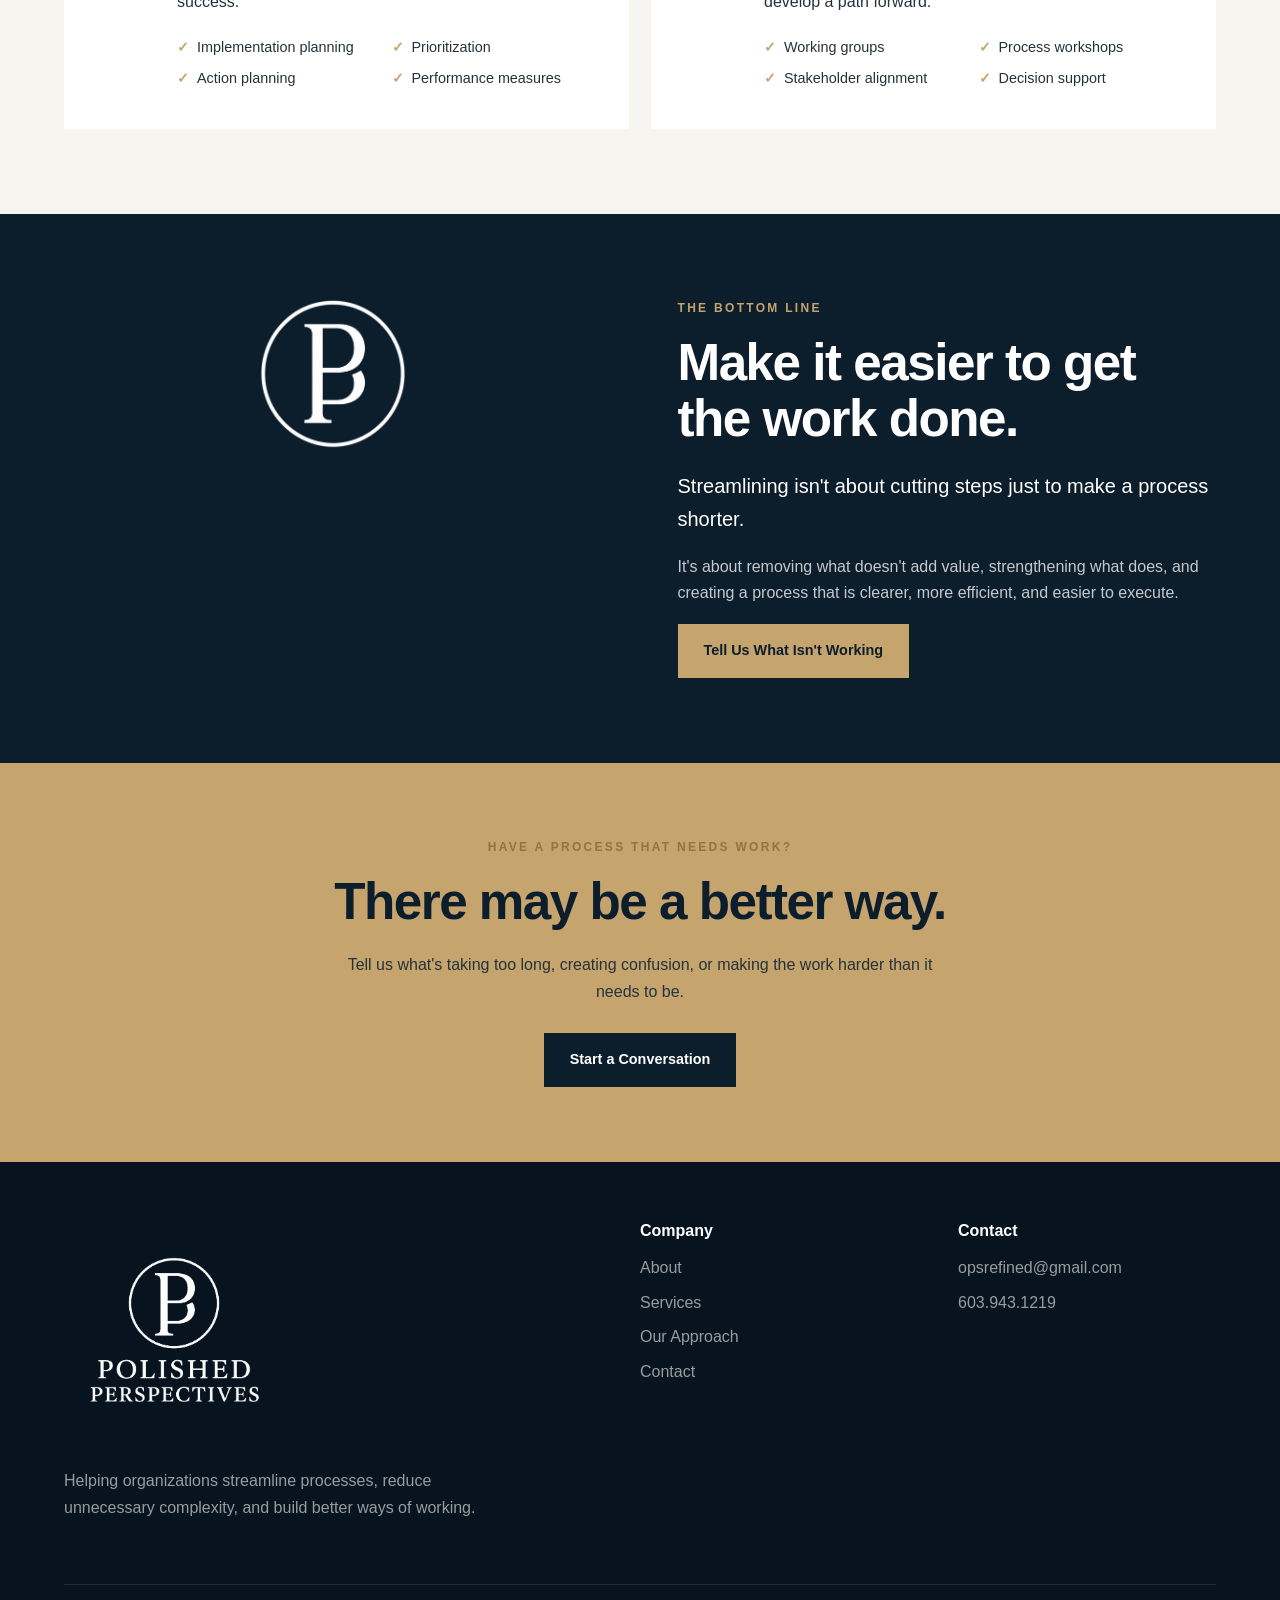
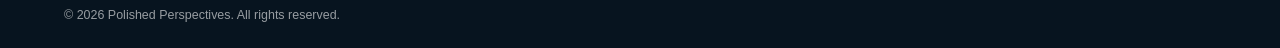
<file: services.html>
<!DOCTYPE html>
<html lang="en">
<head>
    <meta charset="UTF-8">
    <meta name="viewport" content="width=device-width, initial-scale=1.0">

    <title>Services | Polished Perspectives</title>

    <meta
        name="description"
        content="Polished Perspectives helps organizations streamline processes, identify inefficiencies, reduce unnecessary complexity, solve operational problems, and implement better ways of working."
    >

    <link rel="icon" type="image/png" sizes="32x32" href="images/polished-icon-32.png">
    <link rel="icon" type="image/png" sizes="192x192" href="images/polished-icon-192.png">
    <link rel="apple-touch-icon" href="images/polished-icon-192.png">

    <link rel="stylesheet" href="css/style.css">
</head>

<body>

<header class="site-header">
    <div class="container nav-container">

        <a href="index.html" class="logo" aria-label="Polished Perspectives Home">
            <img
                src="images/polished-perspectives-logo-white-transparent.png"
                alt="Polished Perspectives"
                class="header-logo"
            >
        </a>

        <button
            class="menu-toggle"
            aria-label="Open navigation menu"
            aria-expanded="false"
        >
            ☰
        </button>

        <nav class="main-nav" aria-label="Main navigation">
            <a href="index.html">Home</a>
            <a href="about.html">About</a>
            <a href="services.html" class="active">Services</a>
            <a href="approach.html">Our Approach</a>
            <a href="contact.html" class="nav-button">Contact</a>
        </nav>

    </div>
</header>


<main>

    <section class="page-hero compact-hero">
        <div class="container">

            <p class="eyebrow">PROCESS IMPROVEMENT & CONSULTING</p>

            <h1>
                Streamline the work.
                <span>Improve the process.</span>
            </h1>

            <p>
                We help organizations identify what is slowing
                work down, eliminate unnecessary complexity,
                and develop more efficient ways to operate.
            </p>

        </div>
    </section>


    <section class="section">
        <div class="container split">

            <div>
                <p class="eyebrow dark">PROCESS IMPROVEMENT</p>

                <h2>
                    Is the process getting in the way of the work?
                </h2>
            </div>

            <div>
                <p class="lead">
                    That's where we start.
                </p>

                <p>
                    A process may have too many steps, unclear
                    responsibilities, repeated approvals, unnecessary
                    handoffs, duplicated work, or bottlenecks that
                    everyone has simply learned to work around.
                </p>

                <p>
                    We help organizations understand those problems,
                    simplify the process, and build a better way of
                    getting the work done.
                </p>
            </div>

        </div>
    </section>


    <section class="section section-light">
        <div class="container">

            <div class="services-grid">

                <article class="service-feature">

                    <div class="service-feature-number">01</div>

                    <div>
                        <p class="eyebrow dark">CORE SERVICE</p>

                        <h2>Process Improvement</h2>

                        <p>
                            Examine the current workflow and identify
                            unnecessary steps, delays, duplication,
                            bottlenecks, unclear responsibilities,
                            and other sources of inefficiency.
                        </p>

                        <ul class="compact-list">
                            <li>Process mapping</li>
                            <li>Workflow analysis</li>
                            <li>Bottleneck identification</li>
                            <li>Process simplification</li>
                            <li>Root cause analysis</li>
                            <li>Process redesign</li>
                        </ul>
                    </div>

                </article>


                <article class="service-feature">

                    <div class="service-feature-number">02</div>

                    <div>
                        <h2>Operational Analysis</h2>

                        <p>
                            Understand how work is actually being
                            performed and identify why performance,
                            efficiency, or outcomes may not match
                            expectations.
                        </p>

                        <ul class="compact-list">
                            <li>Current-state assessment</li>
                            <li>Gap analysis</li>
                            <li>Stakeholder input</li>
                            <li>Requirements analysis</li>
                        </ul>
                    </div>

                </article>


                <article class="service-feature">

                    <div class="service-feature-number">03</div>

                    <div>
                        <h2>Strategy & Implementation</h2>

                        <p>
                            Turn identified improvements into a
                            practical plan with clear priorities,
                            responsibilities, actions, and measures
                            of success.
                        </p>

                        <ul class="compact-list">
                            <li>Implementation planning</li>
                            <li>Prioritization</li>
                            <li>Action planning</li>
                            <li>Performance measures</li>
                        </ul>
                    </div>

                </article>


                <article class="service-feature">

                    <div class="service-feature-number">04</div>

                    <div>
                        <h2>Facilitation & Problem Solving</h2>

                        <p>
                            Bring the right people together to
                            understand a problem, challenge existing
                            assumptions, align perspectives, and
                            develop a path forward.
                        </p>

                        <ul class="compact-list">
                            <li>Working groups</li>
                            <li>Process workshops</li>
                            <li>Stakeholder alignment</li>
                            <li>Decision support</li>
                        </ul>
                    </div>

                </article>

            </div>

        </div>
    </section>


    <section class="section dark-section">
        <div class="container split">

            <div class="brand-mark-column">
                <img
                    src="images/polished-perspectives-mark-white-transparent.png"
                    alt=""
                    class="section-mark"
                >
            </div>

            <div>
                <p class="eyebrow">THE BOTTOM LINE</p>

                <h2>
                    Make it easier to get the work done.
                </h2>

                <p class="large-text">
                    Streamlining isn't about cutting steps just
                    to make a process shorter.
                </p>

                <p>
                    It's about removing what doesn't add value,
                    strengthening what does, and creating a process
                    that is clearer, more efficient, and easier
                    to execute.
                </p>

                <a href="contact.html" class="button button-gold">
                    Tell Us What Isn't Working
                </a>
            </div>

        </div>
    </section>


    <section class="cta">
        <div class="container center">

            <p class="eyebrow dark">HAVE A PROCESS THAT NEEDS WORK?</p>

            <h2>
                There may be a better way.
            </h2>

            <p>
                Tell us what's taking too long, creating confusion,
                or making the work harder than it needs to be.
            </p>

            <a href="contact.html" class="button button-dark">
                Start a Conversation
            </a>

        </div>
    </section>

</main>


<footer class="footer">

    <div class="container footer-grid">

        <div>
            <a href="index.html" class="footer-logo" aria-label="Polished Perspectives Home">
                <img
                    src="images/polished-perspectives-logo-white-transparent.png"
                    alt="Polished Perspectives"
                >
            </a>

            <p>
                Helping organizations streamline processes,
                reduce unnecessary complexity, and build better
                ways of working.
            </p>
        </div>

        <div>
            <h4>Company</h4>
            <a href="about.html">About</a>
            <a href="services.html">Services</a>
            <a href="approach.html">Our Approach</a>
            <a href="contact.html">Contact</a>
        </div>

        <div>
            <h4>Contact</h4>
            <a href="mailto:opsrefined@gmail.com">opsrefined@gmail.com</a>
            <a href="tel:+16039431219">603.943.1219</a>
        </div>

    </div>

    <div class="container footer-bottom">
        © <span id="year"></span> Polished Perspectives. All rights reserved.
    </div>

</footer>

<script src="js/main.js"></script>

</body>
</html>
</file>
<file: css/style.css>
/* =========================================================
   POLISHED PERSPECTIVES
   ========================================================= */

* {
    margin: 0;
    padding: 0;
    box-sizing: border-box;
}

:root {
    --navy: #0c1d2c;
    --navy-light: #142b3d;
    --navy-dark: #07141f;

    --gold: #c5a46d;
    --gold-light: #dcc59e;
    --gold-dark: #947341;

    --cream: #f7f5f0;
    --white: #ffffff;

    --text: #26323b;
    --muted: #69747c;
    --border: #dfe3e5;

    --max-width: 1180px;
    --header-height: 90px;
}


/* BASE */

html {
    scroll-behavior: smooth;
}

body {
    width: 100%;
    overflow-x: hidden;

    font-family: Arial, Helvetica, sans-serif;

    color: var(--text);
    line-height: 1.65;

    background: var(--white);

    -webkit-font-smoothing: antialiased;
}

a {
    color: inherit;
    text-decoration: none;
}

img {
    display: block;
    max-width: 100%;
    height: auto;
}

button {
    font: inherit;
}

.container {
    width: min(90%, var(--max-width));
    margin: 0 auto;
}

.center {
    text-align: center;
}


/* TYPOGRAPHY */

h1,
h2,
h3,
h4 {
    line-height: 1.1;
}

h1 {
    font-size: clamp(3rem, 7vw, 6rem);
    letter-spacing: -3px;
}

h2 {
    margin-bottom: 22px;

    color: var(--navy);

    font-size: clamp(2rem, 4vw, 3.4rem);
    letter-spacing: -1.5px;
}

h3 {
    margin-bottom: 12px;

    color: var(--navy);

    font-size: 1.35rem;
}

p {
    margin-bottom: 18px;
}

.lead,
.large-text {
    font-size: 1.25rem;
}

.eyebrow {
    margin-bottom: 16px;

    color: var(--gold);

    font-size: 0.75rem;
    font-weight: 700;
    letter-spacing: 2.3px;
}

.eyebrow.dark {
    color: var(--gold-dark);
}


/* HEADER */

.site-header {
    position: sticky;
    top: 0;
    z-index: 1000;

    background: var(--navy);

    border-bottom: 1px solid rgba(255, 255, 255, 0.08);
}

.nav-container {
    min-height: var(--header-height);

    display: flex;
    align-items: center;
    justify-content: space-between;

    gap: 30px;
}

.logo {
    display: flex;
    align-items: center;

    flex-shrink: 0;
}

.header-logo {
    width: auto;
    height: 72px;

    object-fit: contain;
}


/* NAVIGATION */

.main-nav {
    display: flex;
    align-items: center;

    gap: 30px;
}

.main-nav a {
    color: rgba(255, 255, 255, 0.82);

    font-size: 0.9rem;
    font-weight: 600;

    transition: 0.2s ease;
}

.main-nav a:hover,
.main-nav a.active {
    color: var(--gold);
}

.main-nav .nav-button {
    padding: 10px 20px;

    border: 1px solid var(--gold);
}

.main-nav .nav-button:hover,
.main-nav .nav-button.active {
    color: var(--navy);
    background: var(--gold);
}

.menu-toggle {
    display: none;

    padding: 8px;

    color: var(--white);
    background: transparent;

    border: 0;

    font-size: 1.8rem;

    cursor: pointer;
}


/* HERO */

.hero {
    position: relative;

    min-height: 620px;

    display: flex;
    align-items: center;

    overflow: hidden;

    color: var(--white);

    background:
        radial-gradient(
            circle at 85% 50%,
            rgba(197, 164, 109, 0.14),
            transparent 30%
        ),
        linear-gradient(
            110deg,
            #07141f 0%,
            #0c1d2c 58%,
            #142b3d 100%
        );
}

.hero::after {
    content: "";

    position: absolute;
    right: -130px;
    top: 50%;

    width: 470px;
    height: 470px;

    transform: translateY(-50%);

    border: 1px solid rgba(197, 164, 109, 0.12);
    border-radius: 50%;
}

.hero-content {
    position: relative;
    z-index: 2;

    padding: 60px 0;
}

.hero h1 {
    max-width: 950px;

    margin-bottom: 25px;

    color: var(--white);
}

.hero h1 span,
.page-hero h1 span {
    display: block;

    color: var(--gold);
}

.hero-text {
    max-width: 650px;

    color: rgba(255, 255, 255, 0.76);

    font-size: 1.15rem;
}

.hero-buttons {
    display: flex;
    flex-wrap: wrap;

    gap: 15px;

    margin-top: 32px;
}


/* PAGE HERO */

.page-hero {
    position: relative;

    overflow: hidden;

    padding: 100px 0;

    color: var(--white);
    background: var(--navy);
}

.compact-hero {
    padding: 90px 0;
}

.page-hero::after {
    content: "";

    position: absolute;
    right: -180px;
    bottom: -300px;

    width: 560px;
    height: 560px;

    border: 1px solid rgba(197, 164, 109, 0.12);
    border-radius: 50%;
}

.page-hero .container {
    position: relative;
    z-index: 2;
}

.page-hero h1 {
    max-width: 950px;

    margin-bottom: 25px;

    color: var(--white);
}

.page-hero > .container > p:last-child {
    max-width: 680px;

    color: rgba(255, 255, 255, 0.72);

    font-size: 1.1rem;
}


/* BUTTONS */

.button {
    display: inline-block;

    padding: 14px 25px;

    border: 1px solid transparent;

    font-size: 0.9rem;
    font-weight: 700;
    text-align: center;

    transition: 0.2s ease;
}

.button:hover {
    transform: translateY(-2px);
}

.button-gold {
    color: var(--navy);
    background: var(--gold);
}

.button-gold:hover {
    background: var(--gold-light);
}

.button-outline {
    color: var(--white);

    border-color: rgba(255, 255, 255, 0.6);
}

.button-outline:hover {
    color: var(--navy);
    background: var(--white);
}

.button-dark {
    color: var(--white);
    background: var(--navy);
}

.button-dark:hover {
    background: var(--navy-light);
}


/* SECTIONS */

.section {
    padding: 85px 0;
}

.section-light {
    background: var(--cream);
}

.dark-section {
    color: rgba(255, 255, 255, 0.76);
    background: var(--navy);
}

.dark-section h2,
.dark-section h3 {
    color: var(--white);
}

.dark-section .large-text {
    color: var(--white);
}


/* SPLIT */

.split {
    display: grid;

    grid-template-columns:
        minmax(0, 1fr)
        minmax(0, 1fr);

    gap: 75px;

    align-items: start;
}


/* SECTION HEADING */

.section-heading {
    display: flex;
    justify-content: space-between;
    align-items: flex-end;

    gap: 30px;

    margin-bottom: 42px;
}

.section-heading h2 {
    max-width: 760px;

    margin-bottom: 0;
}

.text-link {
    color: var(--gold-dark);

    font-weight: 700;

    white-space: nowrap;
}

.text-link:hover {
    color: var(--navy);
}


/* BRAND MARK */

.brand-mark-column {
    display: flex;
    align-items: flex-start;
    justify-content: center;
}

.section-mark {
    width: 150px;
    height: 150px;

    object-fit: contain;
}


/* STANDARD CARDS */

.card-grid {
    display: grid;

    grid-template-columns:
        repeat(3, minmax(0, 1fr));

    gap: 22px;
}

.service-card {
    padding: 34px;

    background: var(--white);

    border-top: 3px solid transparent;

    box-shadow:
        0 5px 20px
        rgba(12, 29, 44, 0.05);

    transition: 0.25s ease;
}

.service-card:hover {
    transform: translateY(-4px);

    border-color: var(--gold);

    box-shadow:
        0 15px 35px
        rgba(12, 29, 44, 0.1);
}

.card-number {
    margin-bottom: 28px;

    color: var(--gold);

    font-size: 0.78rem;
    font-weight: 700;
    letter-spacing: 2px;
}


/* HOME SERVICE SUMMARY */

.service-summary-grid {
    display: grid;

    grid-template-columns:
        repeat(4, minmax(0, 1fr));

    gap: 1px;

    background: var(--border);
}

.service-summary {
    min-height: 230px;

    padding: 30px;

    background: var(--white);
}

.service-summary span {
    display: block;

    margin-bottom: 30px;

    color: var(--gold);

    font-size: 0.75rem;
    font-weight: 700;
    letter-spacing: 2px;
}

.service-summary p {
    margin-bottom: 0;
}


/* SERVICES PAGE */

.services-grid {
    display: grid;

    grid-template-columns:
        repeat(2, minmax(0, 1fr));

    gap: 22px;
}

.service-feature {
    display: grid;

    grid-template-columns:
        55px
        minmax(0, 1fr);

    gap: 20px;

    padding: 38px;

    background: var(--white);

    border-top: 3px solid var(--gold);
}

.service-feature h2 {
    margin-bottom: 15px;

    font-size: 1.8rem;
    letter-spacing: -0.5px;
}

.service-feature-number {
    color: var(--gold);

    font-size: 0.85rem;
    font-weight: 700;
    letter-spacing: 2px;
}

.compact-list {
    list-style: none;

    display: grid;

    grid-template-columns:
        repeat(2, minmax(0, 1fr));

    gap: 8px 15px;

    margin-top: 20px;
}

.compact-list li {
    position: relative;

    padding-left: 20px;

    font-size: 0.9rem;
}

.compact-list li::before {
    content: "✓";

    position: absolute;
    left: 0;

    color: var(--gold);

    font-weight: 700;
}


/* APPROACH */

.four-step-grid {
    display: grid;

    grid-template-columns:
        repeat(4, minmax(0, 1fr));

    gap: 2px;
}

.process-step {
    min-height: 245px;

    padding: 32px;

    background: var(--white);
}

.process-step span {
    display: block;

    margin-bottom: 32px;

    color: var(--gold);

    font-size: 0.78rem;
    font-weight: 700;
    letter-spacing: 2px;
}

.process-step p {
    margin-bottom: 0;
}


/* CONTACT */

.contact-grid {
    display: grid;

    grid-template-columns:
        minmax(0, 1fr)
        minmax(350px, 0.8fr);

    gap: 80px;

    align-items: start;
}

.contact-info {
    margin-top: 35px;
}

.contact-method {
    padding: 20px 0;

    border-top: 1px solid var(--border);
}

.contact-method:last-child {
    border-bottom: 1px solid var(--border);
}

.contact-label {
    margin-bottom: 4px;

    color: var(--muted);

    font-size: 0.7rem;
    font-weight: 700;
    letter-spacing: 2px;
}

.contact-info a {
    color: var(--gold-dark);

    font-size: 1.15rem;
    font-weight: 700;

    overflow-wrap: anywhere;
}

.contact-box {
    padding: 45px;

    color: rgba(255, 255, 255, 0.76);
    background: var(--navy);

    box-shadow:
        0 18px 45px
        rgba(12, 29, 44, 0.12);
}

.contact-box h3 {
    color: var(--white);

    font-size: 1.9rem;
}

.contact-mark {
    width: 80px;
    height: 80px;

    margin-bottom: 25px;

    object-fit: contain;
}

.contact-box .button {
    margin: 12px 0 18px;
}

.small-text {
    margin-bottom: 0;

    color: rgba(255, 255, 255, 0.55);

    font-size: 0.78rem;
}


/* CTA */

.cta {
    padding: 75px 0;

    background: var(--gold);
}

.cta h2 {
    max-width: 780px;

    margin-left: auto;
    margin-right: auto;
}

.cta p:not(.eyebrow) {
    max-width: 620px;

    margin-left: auto;
    margin-right: auto;
}

.cta .button {
    margin-top: 10px;
}


/* FOOTER */

.footer {
    padding: 60px 0 22px;

    color: rgba(255, 255, 255, 0.58);
    background: var(--navy-dark);
}

.footer-grid {
    display: grid;

    grid-template-columns:
        2fr
        1fr
        1fr;

    gap: 60px;
}

.footer-grid > div:first-child p {
    max-width: 450px;
}

.footer-logo {
    display: inline-block;

    margin-bottom: 18px;
}

.footer-logo img {
    width: 220px;
}

.footer h4 {
    margin-bottom: 16px;

    color: var(--white);
}

.footer a:not(.footer-logo) {
    display: block;

    margin-bottom: 8px;

    overflow-wrap: anywhere;
}

.footer a:hover {
    color: var(--gold);
}

.footer-bottom {
    margin-top: 45px;
    padding-top: 20px;

    border-top: 1px solid rgba(255, 255, 255, 0.1);

    font-size: 0.78rem;
}


/* 404 */

.error-body {
    min-height: 100vh;

    background: var(--navy);
}

.error-page {
    min-height: 100vh;

    display: flex;
    align-items: center;
    justify-content: center;

    padding: 50px 5%;

    color: var(--white);
    background: var(--navy);

    text-align: center;
}

.error-container {
    width: min(100%, 900px);
}

.error-logo {
    display: inline-block;

    margin-bottom: 50px;
}

.error-logo img {
    width: 250px;
}

.error-content {
    display: flex;
    flex-direction: column;
    align-items: center;
}

.error-mark {
    width: 100px;
    height: 100px;

    margin-bottom: 25px;

    object-fit: contain;
}

.error-page h1 {
    margin-bottom: 22px;

    color: var(--white);

    font-size: clamp(2.8rem, 7vw, 5.5rem);
}

.error-page h1 span {
    display: block;

    color: var(--gold);
}

.error-text {
    max-width: 600px;

    margin-left: auto;
    margin-right: auto;

    color: rgba(255, 255, 255, 0.7);
}

.error-buttons {
    display: flex;
    justify-content: center;
    flex-wrap: wrap;

    gap: 15px;

    margin-top: 22px;
}

.error-footer {
    margin-top: 60px;

    color: rgba(255, 255, 255, 0.45);

    font-size: 0.8rem;
    letter-spacing: 2px;
    text-transform: uppercase;
}


/* ACCESSIBILITY */

a:focus-visible,
button:focus-visible {
    outline: 3px solid var(--gold-light);
    outline-offset: 4px;
}


/* TABLET */

@media (max-width: 1000px) {

    .service-summary-grid {
        grid-template-columns:
            repeat(2, minmax(0, 1fr));
    }

    .four-step-grid {
        grid-template-columns:
            repeat(2, minmax(0, 1fr));
    }

}


/* MOBILE */

@media (max-width: 850px) {

    :root {
        --header-height: 74px;
    }

    .nav-container {
        min-height: var(--header-height);
    }

    .header-logo {
        height: 57px;
    }

    .menu-toggle {
        display: block;
    }


    /* NAV */

    .main-nav {
        position: absolute;

        top: 100%;
        left: 0;
        right: 0;

        display: none;
        flex-direction: column;
        align-items: stretch;

        width: 100%;

        gap: 0;

        padding: 12px 6% 22px;

        background: var(--navy);

        border-top:
            1px solid
            rgba(255, 255, 255, 0.08);

        box-shadow:
            0 15px 30px
            rgba(0, 0, 0, 0.2);
    }

    .main-nav.open {
        display: flex;
    }

    .main-nav a {
        width: 100%;

        padding: 12px 4px;

        font-size: 1rem;

        border-bottom:
            1px solid
            rgba(255, 255, 255, 0.08);
    }

    .main-nav .nav-button {
        margin-top: 10px;

        padding: 12px 16px;

        text-align: center;
    }


    /* HERO */

    .hero {
        min-height: auto;

        padding: 60px 0;
    }

    .hero-content {
        padding: 10px 0;
    }

    .hero h1 {
        font-size: clamp(2.7rem, 11vw, 4.5rem);
        letter-spacing: -2px;
    }

    .hero-buttons {
        flex-direction: column;

        max-width: 420px;
    }


    /* PAGE HERO */

    .page-hero,
    .compact-hero {
        padding: 60px 0;
    }

    .page-hero h1 {
        font-size: clamp(2.6rem, 10vw, 4.2rem);
        letter-spacing: -2px;
    }


    /* CONTENT */

    .section {
        padding: 58px 0;
    }

    .split {
        grid-template-columns: 1fr;

        gap: 28px;
    }

    .section-heading {
        display: block;

        margin-bottom: 30px;
    }

    .section-heading .text-link {
        display: inline-block;

        margin-top: 15px;

        white-space: normal;
    }


    /* CARDS */

    .card-grid {
        grid-template-columns: 1fr;

        gap: 15px;
    }

    .service-card {
        padding: 28px;
    }

    .card-number {
        margin-bottom: 20px;
    }


    /* HOME SERVICES */

    .service-summary-grid {
        grid-template-columns: 1fr;

        gap: 1px;
    }

    .service-summary {
        min-height: auto;

        padding: 25px;
    }

    .service-summary span {
        margin-bottom: 18px;
    }


    /* SERVICES */

    .services-grid {
        grid-template-columns: 1fr;

        gap: 15px;
    }

    .service-feature {
        padding: 28px;

        grid-template-columns: 40px minmax(0, 1fr);

        gap: 12px;
    }

    .service-feature h2 {
        font-size: 1.6rem;
    }


    /* APPROACH */

    .four-step-grid {
        grid-template-columns: 1fr;

        gap: 1px;
    }

    .process-step {
        min-height: auto;

        padding: 27px;
    }

    .process-step span {
        margin-bottom: 20px;
    }


    /* BRAND */

    .brand-mark-column {
        justify-content: flex-start;
    }

    .section-mark {
        width: 105px;
        height: 105px;
    }


    /* CONTACT */

    .contact-grid {
        grid-template-columns: 1fr;

        gap: 35px;
    }

    .contact-box {
        padding: 35px;
    }


    /* CTA */

    .cta {
        padding: 58px 0;
    }


    /* FOOTER */

    .footer-grid {
        grid-template-columns: 1fr;

        gap: 30px;
    }

}


/* SMALL PHONES */

@media (max-width: 550px) {

    .container {
        width: 88%;
    }

    h2 {
        font-size: 1.9rem;
        letter-spacing: -1px;
    }

    .lead,
    .large-text {
        font-size: 1.08rem;
    }

    .eyebrow {
        font-size: 0.68rem;
        letter-spacing: 1.8px;
    }

    .header-logo {
        height: 52px;
    }


    /* HERO */

    .hero {
        padding: 48px 0;
    }

    .hero h1 {
        font-size: 2.65rem;
        line-height: 1.03;
    }

    .hero-text {
        font-size: 1rem;
    }


    /* PAGE HERO */

    .page-hero,
    .compact-hero {
        padding: 50px 0;
    }

    .page-hero h1 {
        font-size: 2.45rem;
        line-height: 1.04;
    }

    .page-hero > .container > p:last-child {
        font-size: 1rem;
    }


    /* SECTIONS */

    .section {
        padding: 48px 0;
    }


    /* BUTTONS */

    .button {
        width: 100%;

        padding: 14px 18px;
    }


    /* SERVICES */

    .service-feature {
        grid-template-columns: 1fr;

        padding: 25px;
    }

    .service-feature-number {
        margin-bottom: 2px;
    }

    .compact-list {
        grid-template-columns: 1fr;

        gap: 7px;
    }


    /* CONTACT */

    .contact-box {
        padding: 28px 24px;
    }

    .contact-mark {
        width: 70px;
        height: 70px;
    }


    /* CTA */

    .cta {
        padding: 48px 0;
    }


    /* FOOTER */

    .footer {
        padding: 48px 0 20px;
    }

    .footer-logo img {
        width: 190px;
    }

    .footer-bottom {
        margin-top: 35px;
    }


    /* 404 */

    .error-page {
        padding: 35px 6%;
    }

    .error-logo {
        margin-bottom: 35px;
    }

    .error-logo img {
        width: 200px;
    }

    .error-mark {
        width: 80px;
        height: 80px;
    }

    .error-buttons {
        width: 100%;
    }

}


/* REDUCED MOTION */

@media (prefers-reduced-motion: reduce) {

    html {
        scroll-behavior: auto;
    }

    *,
    *::before,
    *::after {
        transition-duration: 0.01ms !important;
        animation-duration: 0.01ms !important;
        animation-iteration-count: 1 !important;
    }

}
</file>
